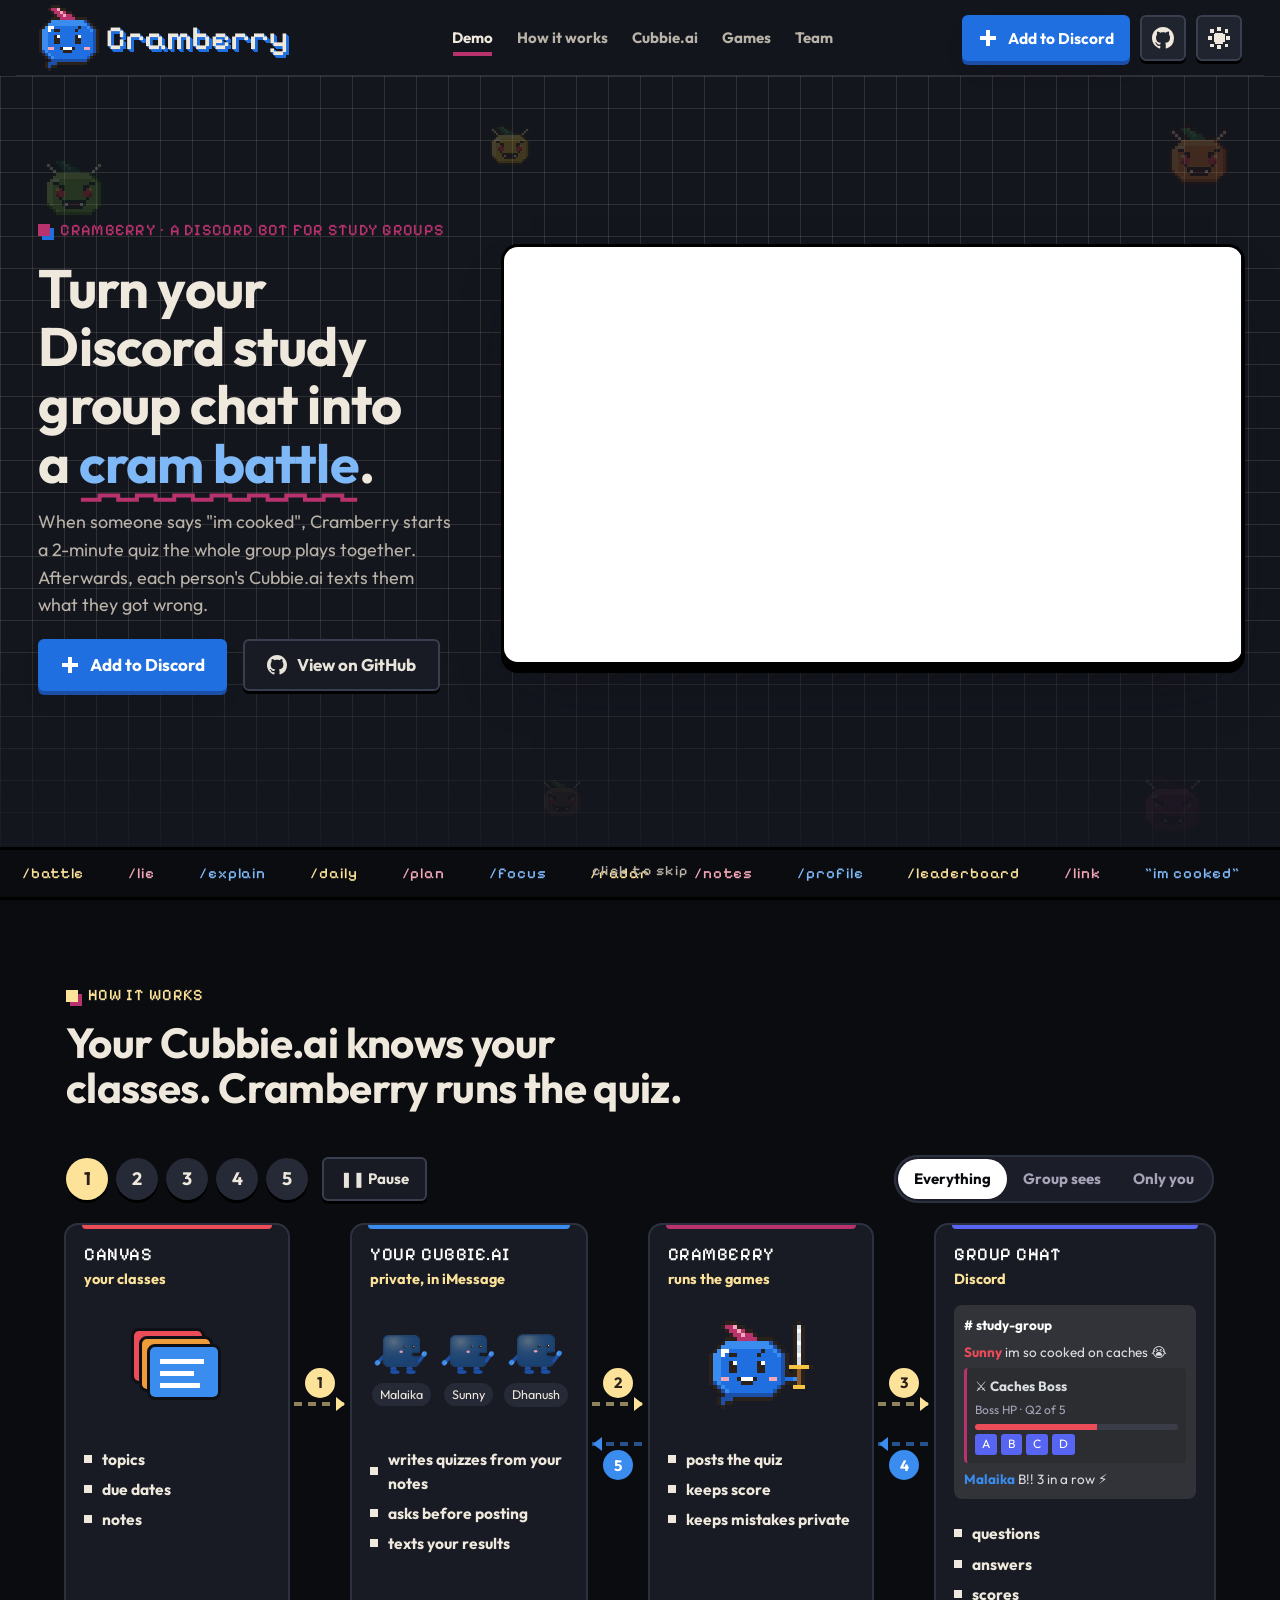
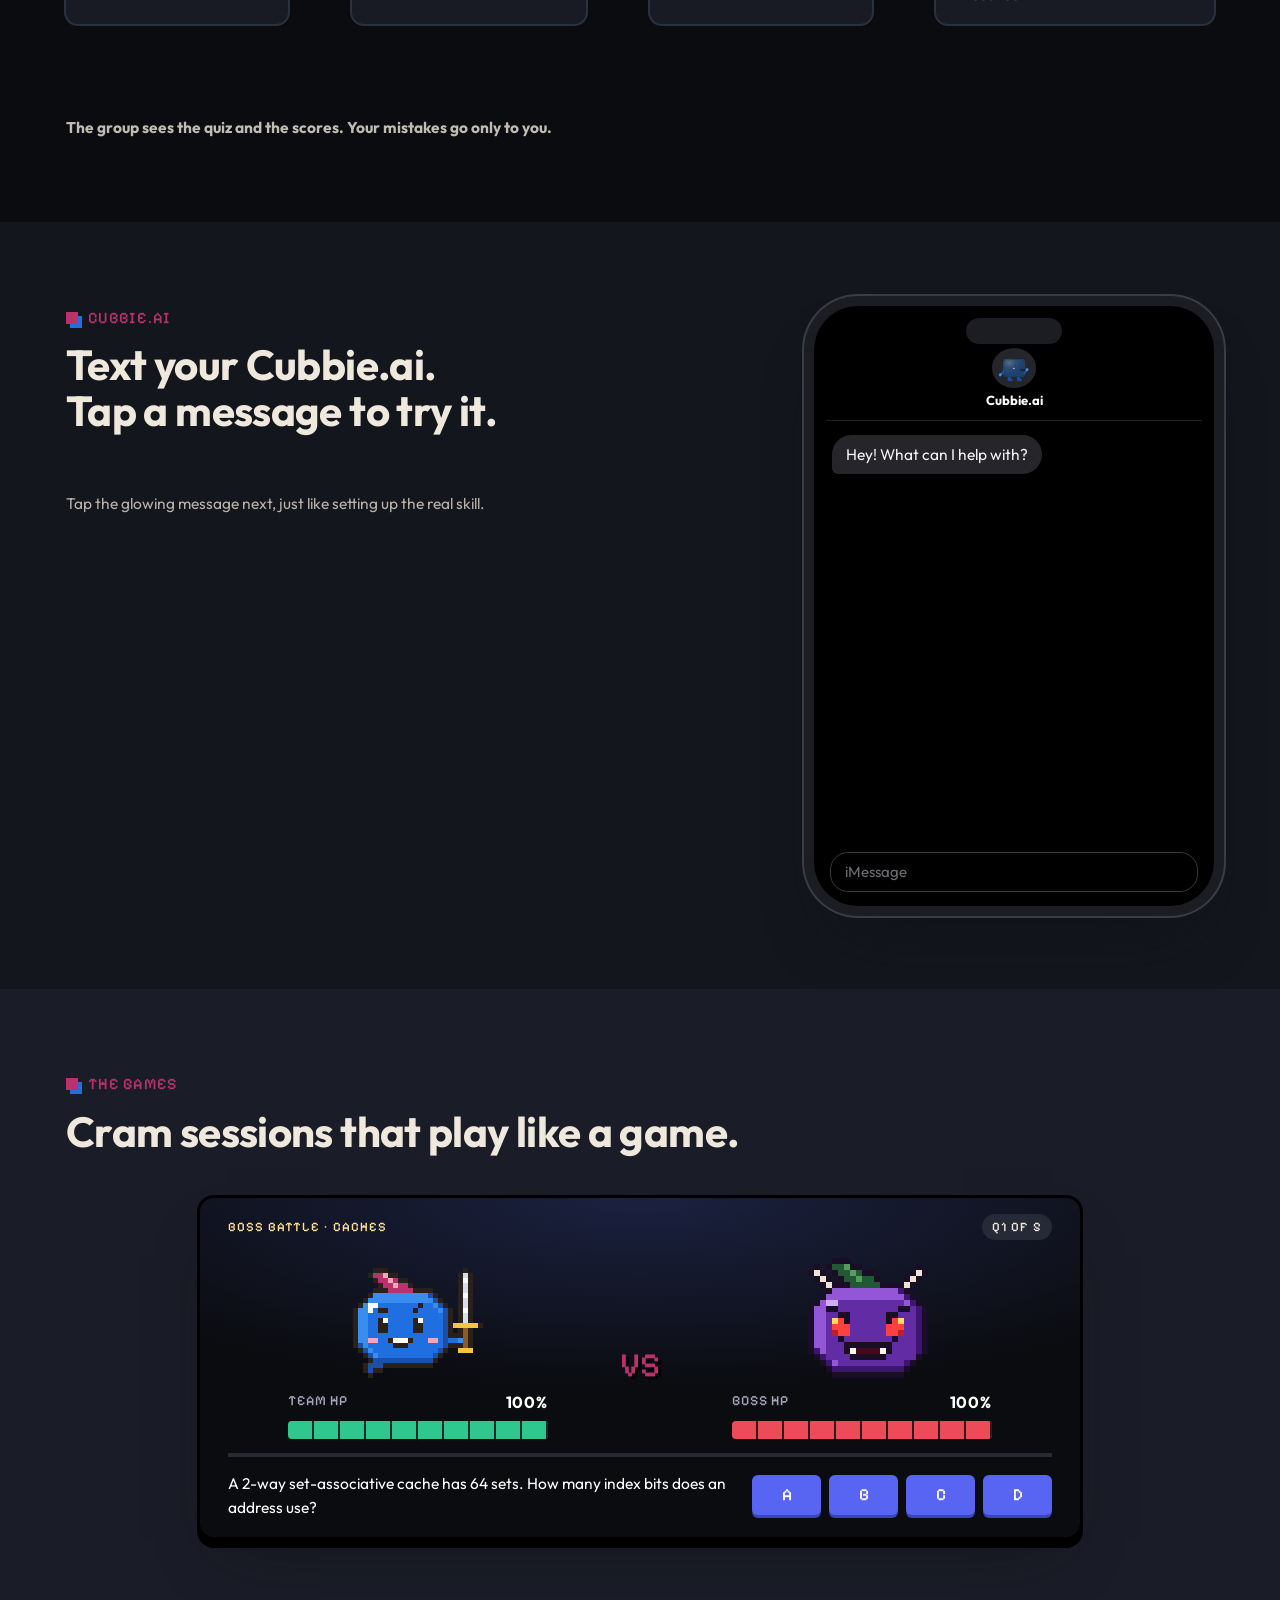
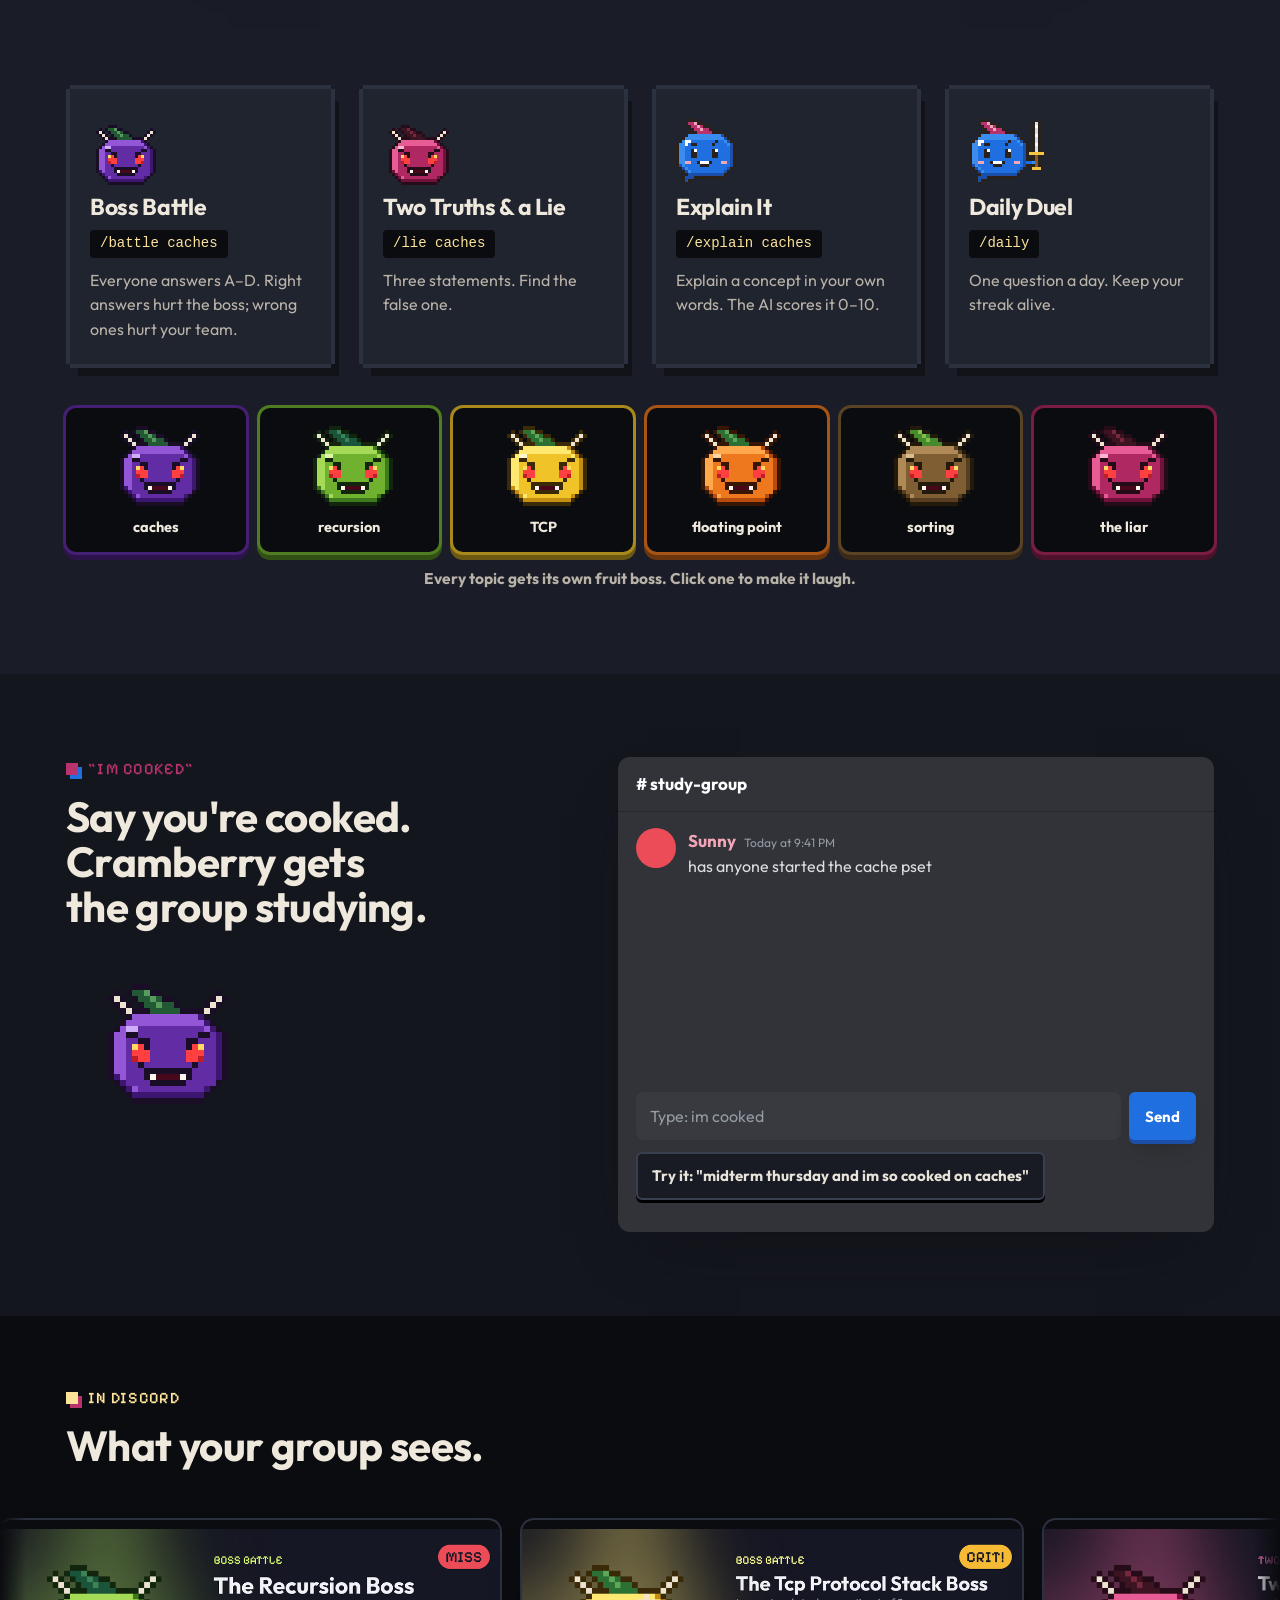
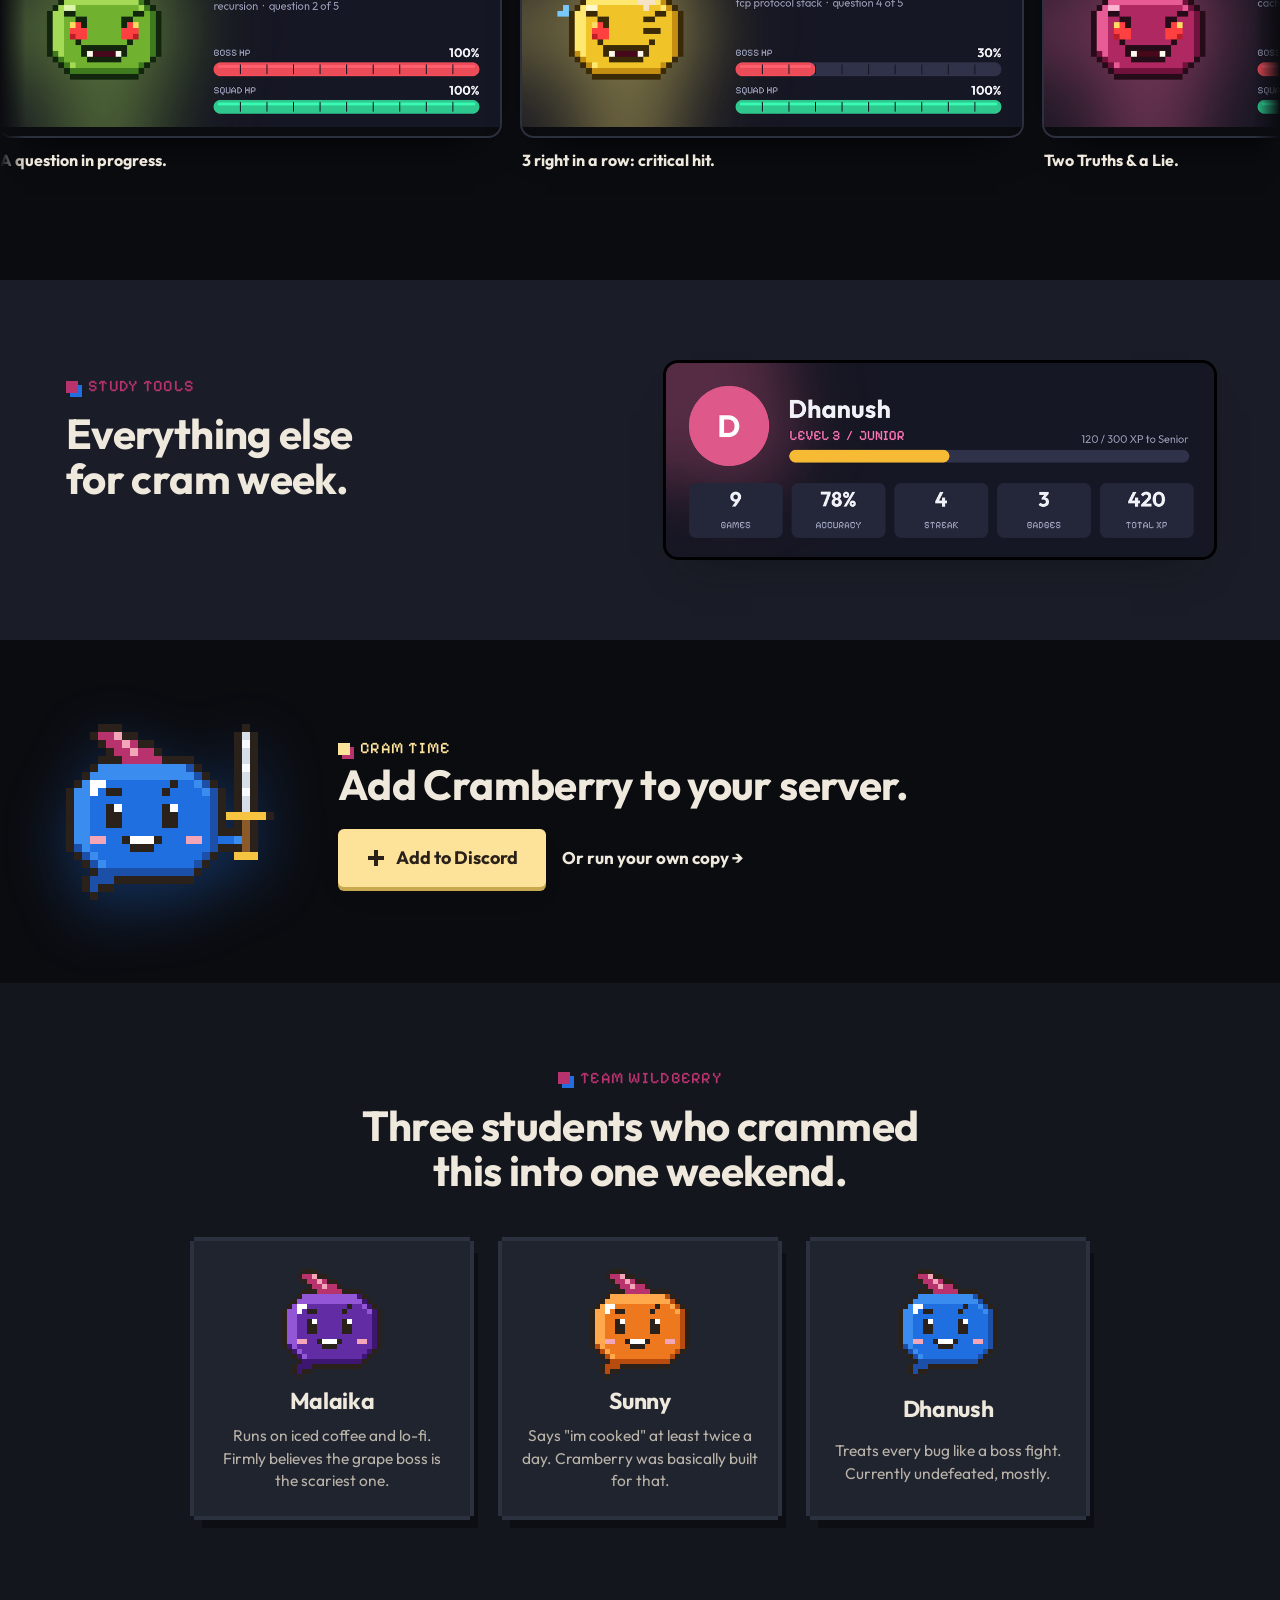
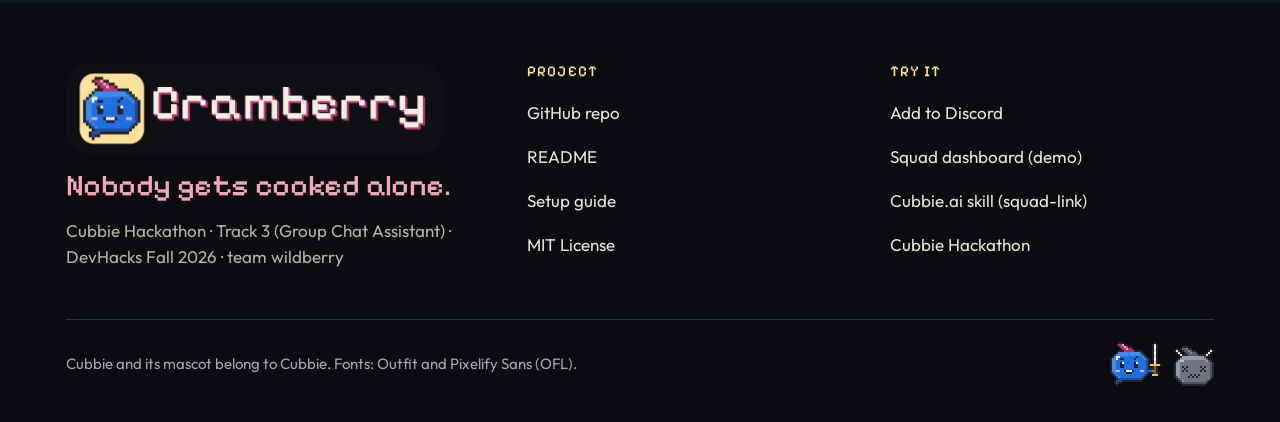
<file: index.html>
<!doctype html>
<html lang="en" class="no-js" data-intro="1">
<head>
<meta charset="utf-8">
<meta name="viewport" content="width=device-width, initial-scale=1, viewport-fit=cover">
<title>Cramberry · turn your Discord study group chat into a cram battle</title>
<meta name="description" content="Cramberry is a Discord bot for study groups: when someone says im cooked, it starts a 2-minute quiz the whole group plays, and each person's Cubbie.ai texts them what they missed.">
<meta name="color-scheme" content="light dark">
<meta name="theme-color" content="#f6f0e4" media="(prefers-color-scheme: light)">
<meta name="theme-color" content="#14161e" media="(prefers-color-scheme: dark)">
<script>
(function () {
  var d = document.documentElement, t = null;
  try { t = localStorage.getItem("cb-theme"); } catch (e) {}
  if (t !== "light" && t !== "dark") t = "dark";
  d.dataset.theme = t;
  if (d.dataset.intro === "1" && !matchMedia("(prefers-reduced-motion: reduce)").matches) d.classList.add("intro-pending");
})();
</script>
<link rel="canonical" href="https://cramberry-site.vercel.app/">
<meta property="og:site_name" content="Cramberry">
<meta property="og:title" content="Cramberry · turn your Discord study group chat into a cram battle">
<meta property="og:description" content="Cramberry is a Discord bot for study groups: when someone says im cooked, it starts a 2-minute quiz the whole group plays, and each person's Cubbie.ai texts them what they missed.">
<meta property="og:url" content="https://cramberry-site.vercel.app/">
<meta property="og:type" content="website">
<meta property="og:image" content="https://cramberry-site.vercel.app/assets/logo/social-preview.png">
<meta property="og:image:width" content="1280">
<meta property="og:image:height" content="640">
<meta property="og:image:alt" content="Cramberry, the blue pixel berry, and the line: turn your Discord study group chat into a cram battle">
<meta name="twitter:card" content="summary_large_image">
<meta name="twitter:title" content="Cramberry · turn your Discord study group chat into a cram battle">
<meta name="twitter:description" content="Cramberry is a Discord bot for study groups: when someone says im cooked, it starts a 2-minute quiz the whole group plays, and each person's Cubbie.ai texts them what they missed.">
<meta name="twitter:image" content="https://cramberry-site.vercel.app/assets/logo/social-preview.png">
<link rel="icon" type="image/png" href="assets/logo/favicon-64.png">
<link rel="apple-touch-icon" href="assets/logo/apple-touch-icon.png">
<link rel="preload" href="assets/fonts/PixelifySans-Medium.ttf" as="font" type="font/ttf" crossorigin>
<link rel="preload" href="assets/fonts/Outfit-Bold.ttf" as="font" type="font/ttf" crossorigin>
<link rel="stylesheet" href="css/site.css">
<link rel="preconnect" href="https://www.youtube-nocookie.com">
<link rel="preconnect" href="https://i.ytimg.com">
<link rel="stylesheet" href="css/home.css">
</head>
<body class="home">
<a class="skip" href="#main">Skip to content</a>
<header class="site-header">
  <div class="wrap hdr">
    <a class="logo" href="index.html" aria-label="Cramberry home">
      <canvas data-sprite="berry" data-scale="3" aria-hidden="true"></canvas>
      <span class="logo-word" aria-hidden="true">Cramberry</span>
    </a>
    <nav class="nav" aria-label="Main"><a href="index.html#top">Demo</a><a href="index.html#how">How it works</a><a href="index.html#cubbie">Cubbie.ai</a><a href="index.html#games">Games</a><a href="index.html#team">Team</a></nav>
    <div class="hdr-cta">
      <a class="btn add-discord" href="https://discord.com/oauth2/authorize?client_id=1563704377833689098&amp;scope=bot+applications.commands&amp;permissions=117760" target="_blank" rel="noopener"><svg class="ico" viewBox="0 0 10 10" aria-hidden="true" shape-rendering="crispEdges"><path fill="currentColor" d="M4 1h2v3h3v2H6v3H4V6H1V4h3z"/></svg>Add to Discord</a>
      <a class="icon-btn gh" href="https://github.com/MalaikaKamranKhan/Track3" target="_blank" rel="noopener" aria-label="Cramberry on GitHub"><svg viewBox="0 0 16 16" aria-hidden="true"><path fill="currentColor" d="M8 0C3.58 0 0 3.58 0 8c0 3.54 2.29 6.53 5.47 7.59.4.07.55-.17.55-.38 0-.19-.01-.82-.01-1.49-2.01.37-2.53-.49-2.69-.94-.09-.23-.48-.94-.82-1.13-.28-.15-.68-.52-.01-.53.63-.01 1.08.58 1.23.82.72 1.21 1.87.87 2.33.66.07-.52.28-.87.51-1.07-1.78-.2-3.64-.89-3.64-3.95 0-.87.31-1.59.82-2.15-.08-.2-.36-1.02.08-2.12 0 0 .67-.21 2.2.82.64-.18 1.32-.27 2-.27.68 0 1.36.09 2 .27 1.53-1.04 2.2-.82 2.2-.82.44 1.1.16 1.92.08 2.12.51.56.82 1.27.82 2.15 0 3.07-1.87 3.75-3.65 3.95.29.25.54.73.54 1.48 0 1.07-.01 1.93-.01 2.2 0 .21.15.46.55.38A8.013 8.013 0 0016 8c0-4.42-3.58-8-8-8z"/></svg></a>
      <button class="icon-btn theme-toggle" type="button" aria-label="Switch to dark mode" aria-pressed="false"><svg class="i-sun" viewBox="0 0 12 12" aria-hidden="true" shape-rendering="crispEdges"><path fill="currentColor" d="M5 0h2v2H5zM5 10h2v2H5zM0 5h2v2H0zM10 5h2v2h-2zM1 1h2v2H1zM9 1h2v2H9zM1 9h2v2H1zM9 9h2v2H9zM4 3h4v1h1v4H8v1H4V8H3V4h1z"/></svg><svg class="i-moon" viewBox="0 0 12 12" aria-hidden="true" shape-rendering="crispEdges"><path fill="currentColor" d="M4 1h4v1H6v1H5v2H4v2h1v2h1v1h2v1H4v-1H2V9H1V3h1V2h2z"/></svg></button>
      <button class="icon-btn burger" type="button" aria-label="Open menu" aria-expanded="false" aria-controls="sheet"><svg viewBox="0 0 12 12" aria-hidden="true" shape-rendering="crispEdges"><path fill="currentColor" d="M1 2h10v2H1zm0 3h10v2H1zm0 3h10v2H1z"/></svg></button>
    </div>
  </div>
</header>
<div class="sheet" id="sheet" role="dialog" aria-modal="true" aria-label="Menu">
  <div class="sheet-top">
    <a class="logo" href="index.html"><canvas data-sprite="berry" data-scale="2" aria-hidden="true"></canvas><span class="logo-word">Cramberry</span></a>
    <button class="icon-btn sheet-close" type="button" aria-label="Close menu"><svg viewBox="0 0 12 12" aria-hidden="true" shape-rendering="crispEdges"><path fill="currentColor" d="M2 1h2v1h1v1h2V2h1V1h2v2H9v1H8v1H7v2h1v1h1v1h1v2H8v-1H7v-1H5v1H4v1H2V9h1V8h1V7h1V5H4V4H3V3H2z"/></svg></button>
  </div>
  <nav aria-label="Mobile"><a href="index.html#top">Demo</a><a href="index.html#how">How it works</a><a href="index.html#cubbie">Cubbie.ai</a><a href="index.html#games">Games</a><a href="index.html#team">Team</a><a href="dashboard.html">Squad dashboard</a><a href="https://github.com/MalaikaKamranKhan/Track3" target="_blank" rel="noopener">GitHub</a></nav>
  <a class="btn" href="https://discord.com/oauth2/authorize?client_id=1563704377833689098&amp;scope=bot+applications.commands&amp;permissions=117760" target="_blank" rel="noopener"><svg class="ico" viewBox="0 0 10 10" aria-hidden="true" shape-rendering="crispEdges"><path fill="currentColor" d="M4 1h2v3h3v2H6v3H4V6H1V4h3z"/></svg>Add to Discord</a>
</div>
<main id="main">
<!-- intro overlay (FLIP into the header logo) -->
<div class="intro" id="intro" aria-hidden="true">
  <div class="intro-logo"><canvas class="ib spr" width="20" height="22"></canvas><span class="intro-word"></span></div>
  <div class="intro-peek"><canvas data-sprite="boss-grape" data-scale="7" data-fluid="1"></canvas></div>
  <span class="intro-tag">cram + cranberry</span>
  <span class="intro-skip">click to skip</span>
</div>

<!-- 1. HERO: text on the left, the demo video on the right, pixel grid + drifting fruit bosses behind -->
<section class="hero" id="top" aria-labelledby="hero-h">
  <div class="hero-sky" aria-hidden="true">
    <canvas class="drift d1" data-sprite="boss-lime" data-box="22" data-scale="3"></canvas>
    <canvas class="drift d2" data-sprite="boss-lemon" data-box="22" data-scale="2"></canvas>
    <canvas class="drift d3" data-sprite="boss-tangerine" data-box="22" data-scale="3"></canvas>
    <canvas class="drift d4" data-sprite="boss-kiwi" data-box="22" data-scale="2"></canvas>
    <canvas class="drift d5" data-sprite="boss-lie" data-box="22" data-scale="3"></canvas>
  </div>
  <div class="wrap hero-grid">
    <div class="hero-copy">
      <p class="kicker">Cramberry · a Discord bot for study groups</p>
      <h1 class="h1 hero-title" id="hero-h">Turn your Discord study group chat into a <span class="ul">cram battle<svg viewBox="0 0 300 16" preserveAspectRatio="none" aria-hidden="true"><path pathLength="1" d="M2 10 H22 V5 H42 V10 H62 V5 H82 V10 H102 V5 H122 V10 H142 V5 H162 V10 H182 V5 H202 V10 H222 V5 H242 V10 H262 V5 H282 V10 H298"/></svg></span>.</h1>
      <p class="lede hero-lede">When someone says "im cooked", Cramberry starts a 2-minute quiz the whole group plays together. Afterwards, each person's Cubbie.ai texts them what they got wrong.</p>
      <div class="btn-row hero-ctas">
        <a class="btn" href="https://discord.com/oauth2/authorize?client_id=1563704377833689098&amp;scope=bot+applications.commands&amp;permissions=117760" target="_blank" rel="noopener"><svg class="ico" viewBox="0 0 10 10" aria-hidden="true" shape-rendering="crispEdges"><path fill="currentColor" d="M4 1h2v3h3v2H6v3H4V6H1V4h3z"/></svg>Add to Discord</a>
        <a class="btn btn-2" href="https://github.com/MalaikaKamranKhan/Track3" target="_blank" rel="noopener"><svg viewBox="0 0 16 16" aria-hidden="true"><path fill="currentColor" d="M8 0C3.58 0 0 3.58 0 8c0 3.54 2.29 6.53 5.47 7.59.4.07.55-.17.55-.38 0-.19-.01-.82-.01-1.49-2.01.37-2.53-.49-2.69-.94-.09-.23-.48-.94-.82-1.13-.28-.15-.68-.52-.01-.53.63-.01 1.08.58 1.23.82.72 1.21 1.87.87 2.33.66.07-.52.28-.87.51-1.07-1.78-.2-3.64-.89-3.64-3.95 0-.87.31-1.59.82-2.15-.08-.2-.36-1.02.08-2.12 0 0 .67-.21 2.2.82.64-.18 1.32-.27 2-.27.68 0 1.36.09 2 .27 1.53-1.04 2.2-.82 2.2-.82.44 1.1.16 1.92.08 2.12.51.56.82 1.27.82 2.15 0 3.07-1.87 3.75-3.65 3.95.29.25.54.73.54 1.48 0 1.07-.01 1.93-.01 2.2 0 .21.15.46.55.38A8.013 8.013 0 0016 8c0-4.42-3.58-8-8-8z"/></svg>View on GitHub</a>
      </div>
    </div>
    <div class="hero-video" id="demo"><iframe src="https://www.youtube-nocookie.com/embed/d9Y_zhhDnA4?rel=0" title="Cramberry demo video" loading="lazy" allow="accelerometer; autoplay; clipboard-write; encrypted-media; gyroscope; picture-in-picture" allowfullscreen></iframe></div>
  </div>
  <!-- command ticker along the bottom edge (the list is written six times: each half is wider than any screen, so it loops with no gap) -->
  <div class="ticker" aria-hidden="true"><div class="ticker-track"><span>/battle</span><span>/lie</span><span>/explain</span><span>/daily</span><span>/plan</span><span>/focus</span><span>/radar</span><span>/notes</span><span>/profile</span><span>/leaderboard</span><span>/link</span><span>"im cooked"</span><span>/battle</span><span>/lie</span><span>/explain</span><span>/daily</span><span>/plan</span><span>/focus</span><span>/radar</span><span>/notes</span><span>/profile</span><span>/leaderboard</span><span>/link</span><span>"im cooked"</span><span>/battle</span><span>/lie</span><span>/explain</span><span>/daily</span><span>/plan</span><span>/focus</span><span>/radar</span><span>/notes</span><span>/profile</span><span>/leaderboard</span><span>/link</span><span>"im cooked"</span><span>/battle</span><span>/lie</span><span>/explain</span><span>/daily</span><span>/plan</span><span>/focus</span><span>/radar</span><span>/notes</span><span>/profile</span><span>/leaderboard</span><span>/link</span><span>"im cooked"</span><span>/battle</span><span>/lie</span><span>/explain</span><span>/daily</span><span>/plan</span><span>/focus</span><span>/radar</span><span>/notes</span><span>/profile</span><span>/leaderboard</span><span>/link</span><span>"im cooked"</span><span>/battle</span><span>/lie</span><span>/explain</span><span>/daily</span><span>/plan</span><span>/focus</span><span>/radar</span><span>/notes</span><span>/profile</span><span>/leaderboard</span><span>/link</span><span>"im cooked"</span></div></div>
</section>

<!-- 2. HOW IT WORKS: the Cubbie loop -->
<section class="band game-band" id="how" aria-labelledby="how-h">
  <div class="wrap">
    <div class="sec-head">
      <p class="kicker">How it works</p>
      <h2 class="h2 reveal-h" id="how-h">Your Cubbie.ai knows your classes. Cramberry runs the quiz.</h2>
    </div>

    <div class="loop" id="loop" data-show="all">
      <div class="loop-controls">
        <div class="steps" role="tablist" aria-label="Steps">
          <button role="tab" class="step-b" data-step="1" aria-selected="true">1</button>
          <button role="tab" class="step-b" data-step="2" aria-selected="false">2</button>
          <button role="tab" class="step-b" data-step="3" aria-selected="false">3</button>
          <button role="tab" class="step-b" data-step="4" aria-selected="false">4</button>
          <button role="tab" class="step-b" data-step="5" aria-selected="false">5</button>
          <button class="btn btn-2 btn-sm loop-play" type="button" aria-pressed="true">❚❚ Pause</button>
        </div>
        <div class="scope" role="radiogroup" aria-label="Highlight">
          <label><input type="radio" name="scope" value="all" checked><span>Everything</span></label>
          <label><input type="radio" name="scope" value="shared"><span>Group sees</span></label>
          <label><input type="radio" name="scope" value="private"><span>Only you</span></label>
        </div>
      </div>

      <div class="loop-row">
        <article class="lp" data-p="canvas" data-scope="private">
          <span class="lp-bar" style="--c:#ec4c58"></span>
          <h3 class="lp-h">Canvas</h3><p class="lp-sub">your classes</p>
          <div class="lp-art"><span class="canvas-stack" aria-hidden="true"><i></i><i></i><i></i></span></div>
          <ul class="lp-list"><li data-scope="private">topics</li><li data-scope="private">due dates</li><li data-scope="private">notes</li></ul>
        </article>
        <div class="lp-link" data-link="1"><span class="lane fwd"><b class="pkt"></b></span><span class="lane back"><b class="pkt"></b></span><span class="lbadge f">1</span></div>
        <article class="lp" data-p="cubbies" data-scope="private">
          <span class="lp-bar" style="--c:#3a8cef"></span>
          <h3 class="lp-h">Your Cubbie.ai</h3><p class="lp-sub">private, in iMessage</p>
          <div class="lp-art cubbies">
            <figure><img src="assets/cubbie/cubbie-official.svg" width="72" height="64" alt="" loading="lazy"><figcaption>Malaika</figcaption></figure>
            <figure><img src="assets/cubbie/cubbie-official.svg" width="72" height="64" alt="" loading="lazy"><figcaption>Sunny</figcaption></figure>
            <figure><img src="assets/cubbie/cubbie-official.svg" width="72" height="64" alt="" loading="lazy"><figcaption>Dhanush</figcaption></figure>
          </div>
          <ul class="lp-list"><li data-scope="private">writes quizzes from your notes</li><li data-scope="private">asks before posting</li><li data-scope="private">texts your results</li></ul>
        </article>
        <div class="lp-link" data-link="2"><span class="lane fwd"><b class="pkt"></b></span><span class="lane back"><b class="pkt"></b></span><span class="lbadge f">2</span><span class="lbadge b">5</span></div>
        <article class="lp" data-p="cram" data-scope="both">
          <span class="lp-bar" style="--c:#b8326e"></span>
          <h3 class="lp-h">Cramberry</h3><p class="lp-sub">runs the games</p>
          <div class="lp-art"><canvas data-sprite="cramberry" data-scale="4" aria-hidden="true"></canvas></div>
          <ul class="lp-list"><li data-scope="shared">posts the quiz</li><li data-scope="shared">keeps score</li><li data-scope="private">keeps mistakes private</li></ul>
        </article>
        <div class="lp-link" data-link="3"><span class="lane fwd"><b class="pkt"></b></span><span class="lane back"><b class="pkt"></b></span><span class="lbadge f">3</span><span class="lbadge b">4</span></div>
        <article class="lp" data-p="chat" data-scope="shared">
          <span class="lp-bar" style="--c:#5865f2"></span>
          <h3 class="lp-h">Group chat</h3><p class="lp-sub">Discord</p>
          <div class="dc-mini" aria-label="A Discord channel where Cramberry posts a quiz battle">
            <p class="dc-ch"># study-group</p>
            <p class="dc-msg"><b style="color:#ec4c58">Sunny</b> im so cooked on caches 😭</p>
            <div class="dc-emb"><b>⚔️ Caches Boss</b><span>Boss HP · Q2 of 5</span><i class="dc-hp"></i><span class="dc-abcd"><i>A</i><i>B</i><i>C</i><i>D</i></span></div>
            <p class="dc-msg"><b style="color:#3a8cef">Malaika</b> B!! 3 in a row ⚡</p>
          </div>
          <ul class="lp-list"><li data-scope="shared">questions</li><li data-scope="shared">answers</li><li data-scope="shared">scores</li></ul>
        </article>
      </div>
      <p class="loop-cap" id="loop-cap" aria-live="polite"></p>
      <p class="loop-note">The group sees the quiz and the scores. Your mistakes go only to you.</p>
    </div>
  </div>
</section>

<!-- 3. CUBBIE FROM YOUR PHONE -->
<section class="band cream" id="cubbie" aria-labelledby="cubbie-h">
  <div class="wrap phone-grid">
    <div>
      <div class="sec-head">
        <p class="kicker">Cubbie.ai</p>
        <h2 class="h2 reveal-h" id="cubbie-h">Text your Cubbie.ai. Tap a message to try it.</h2>
      </div>
      <ul class="phrases" id="phrases"></ul>
      <p class="small-note muted phone-how">Tap the glowing message next, just like setting up the real skill.</p>
    </div>
    <div class="phone-wrap">
      <div class="phone" aria-label="iMessage conversation with Cubbie.ai">
        <div class="ph-notch" aria-hidden="true"></div>
        <div class="ph-head"><img src="assets/cubbie/cubbie-official.svg" width="44" height="40" alt=""><b>Cubbie.ai</b></div>
        <div class="ph-body" id="ph-body" aria-live="polite">
          <div class="bub them">Hey! What can I help with?</div>
        </div>
        <div class="ph-input" aria-hidden="true"><span>iMessage</span></div>
      </div>
    </div>
  </div>
</section>

<!-- 4. GAMES: the live battle, four games, the fruit bosses -->
<section class="band cream-2" id="games" aria-labelledby="games-h">
  <div class="wrap">
    <div class="sec-head">
      <p class="kicker">The games</p>
      <h2 class="h2 reveal-h" id="games-h">Cram sessions that play like a game.</h2>
    </div>

    <div class="stage" role="img" aria-label="A live boss battle: Cramberry versus the grape Caches Boss">
      <div class="stage-bar"><span class="stage-k">Boss battle · caches</span><span class="stage-tag" id="mc-tag">Q1 of 5</span></div>
      <div class="stage-field">
        <div class="fighter">
          <canvas class="mc-hero" data-sprite="cramberry" data-scale="5" aria-hidden="true"></canvas>
          <div class="plate"><div class="hplabel"><span>TEAM HP</span><b id="mc-sqn">100%</b></div><div class="hpbar squad"><i id="mc-sq"></i></div></div>
        </div>
        <span class="stage-vs" aria-hidden="true">VS</span>
        <div class="fighter">
          <div class="mc-boss">
            <div class="bubble" aria-hidden="true">HA HA HA!</div>
            <canvas id="mc-boss" data-sprite="boss-grape" data-box="22" data-scale="6" aria-hidden="true"></canvas>
            <div class="dmg-host" aria-hidden="true"></div>
          </div>
          <div class="plate"><div class="hplabel"><span>BOSS HP</span><b id="mc-hpn">100%</b></div><div class="hpbar"><i id="mc-hp"></i></div></div>
        </div>
      </div>
      <div class="stage-q">
        <p class="stage-prompt" id="mc-q">A 2-way set-associative cache has 64 sets. How many index bits does an address use?</p>
        <div class="mc-abcd" aria-hidden="true"><span>A</span><span>B</span><span>C</span><span>D</span></div>
      </div>
    </div>

    <div class="games-wrap">
      <div class="peek-boss" id="games-boss" aria-hidden="true">
        <div class="bubble">HA HA HA!</div>
        <canvas data-sprite="boss-grape" data-box="22" data-scale="5"></canvas>
      </div>
      <div class="games-grid">
        <article class="game pxb reveal"><div class="g-ico"><canvas data-sprite="boss-grape" data-box="22" data-scale="3" aria-hidden="true"></canvas></div>
          <h3 class="h3">Boss Battle</h3><code class="g-cmd">/battle caches</code>
          <p>Everyone answers A–D. Right answers hurt the boss; wrong ones hurt your team.</p></article>
        <article class="game pxb reveal"><div class="g-ico"><canvas data-sprite="boss-lie" data-box="22" data-scale="3" aria-hidden="true"></canvas></div>
          <h3 class="h3">Two Truths &amp; a Lie</h3><code class="g-cmd">/lie caches</code>
          <p>Three statements. Find the false one.</p></article>
        <article class="game pxb reveal"><div class="g-ico"><canvas data-sprite="berry" data-scale="3" aria-hidden="true"></canvas></div>
          <h3 class="h3">Explain It</h3><code class="g-cmd">/explain caches</code>
          <p>Explain a concept in your own words. The AI scores it 0–10.</p></article>
        <article class="game pxb reveal"><div class="g-ico"><canvas data-sprite="cramberry" data-scale="3" aria-hidden="true"></canvas></div>
          <h3 class="h3">Daily Duel</h3><code class="g-cmd">/daily</code>
          <p>One question a day. Keep your streak alive.</p></article>
      </div>
    </div>

    <ul class="bestiary" id="bestiary" aria-label="Every topic gets its own fruit boss">
      <li><button type="button" data-fruit="grape" style="--c:var(--grape)"><canvas data-sprite="boss-grape" data-box="22" data-scale="4" aria-hidden="true"></canvas><b>caches</b></button></li>
      <li><button type="button" data-fruit="lime" style="--c:var(--lime)"><canvas data-sprite="boss-lime" data-box="22" data-scale="4" aria-hidden="true"></canvas><b>recursion</b></button></li>
      <li><button type="button" data-fruit="lemon" style="--c:var(--lemon)"><canvas data-sprite="boss-lemon" data-box="22" data-scale="4" aria-hidden="true"></canvas><b>TCP</b></button></li>
      <li><button type="button" data-fruit="tangerine" style="--c:var(--tangerine)"><canvas data-sprite="boss-tangerine" data-box="22" data-scale="4" aria-hidden="true"></canvas><b>floating point</b></button></li>
      <li><button type="button" data-fruit="kiwi" style="--c:var(--kiwi)"><canvas data-sprite="boss-kiwi" data-box="22" data-scale="4" aria-hidden="true"></canvas><b>sorting</b></button></li>
      <li><button type="button" data-fruit="lie" style="--c:var(--liar)"><canvas data-sprite="boss-lie" data-box="22" data-scale="4" aria-hidden="true"></canvas><b>the liar</b></button></li>
    </ul>
    <p class="bestiary-cap muted">Every topic gets its own fruit boss. Click one to make it laugh.</p>
  </div>
</section>


<!-- 5. IM COOKED -->
<section class="band cream" id="cooked" aria-labelledby="cooked-h">
  <div class="wrap cooked-grid">
    <div>
      <div class="sec-head">
        <p class="kicker">"im cooked"</p>
        <h2 class="h2 reveal-h" id="cooked-h">Say you're cooked. Cramberry gets the group studying.</h2>
      </div>
      <div class="cooked-boss" id="cooked-boss" aria-hidden="true"><div class="bubble">HA HA HA!</div><canvas data-sprite="boss-grape" data-box="22" data-scale="6"></canvas></div>
    </div>
    <div class="dc" aria-label="Discord channel mock">
      <div class="dc-top"># study-group</div>
      <div class="dc-feed" id="dc-feed" aria-live="polite">
        <div class="dcm"><span class="av" style="background:#ec4c58"></span><div><b style="color:#f3a6b8">Sunny</b> <time>Today at 9:41 PM</time><p>has anyone started the cache pset</p></div></div>
      </div>
      <form class="dc-in" id="dc-in" autocomplete="off">
        <label class="sr-only" for="dc-text">Message #study-group</label>
        <input id="dc-text" type="text" placeholder="Type: im cooked" maxlength="140">
        <button class="btn btn-sm" type="submit">Send</button>
      </form>
      <div class="dc-try"><button class="btn btn-2 btn-sm" type="button" id="dc-try">Try it: "midterm thursday and im so cooked on caches"</button></div>
      <p class="dc-hint muted" id="dc-hint" aria-live="polite"></p>
    </div>
  </div>
</section>

<!-- 6. WHAT YOUR GROUP SEES: the real Discord cards, scrolling on their own (pauses on hover; click to enlarge) -->
<section class="band game-band cards-band" id="cards" aria-labelledby="cards-h">
  <div class="wrap">
    <div class="sec-head">
      <p class="kicker">In Discord</p>
      <h2 class="h2 reveal-h" id="cards-h">What your group sees.</h2>
    </div>
  </div>
  <div class="marquee" id="carousel" aria-label="The picture cards Cramberry posts in Discord">
    <div class="marquee-track">
      <figure><button type="button" data-full="assets/readme/card-battle.png"><img src="assets/readme/card-battle.png" width="960" height="380" alt="Battle card: the lime Recursion Boss at full HP, question 2 of 5, with a MISS tag" loading="lazy"></button><figcaption>A question in progress.</figcaption></figure>
      <figure><button type="button" data-full="assets/readme/card-hurt.png"><img src="assets/readme/card-hurt.png" width="960" height="380" alt="Battle card: CRIT! The lemon TCP Protocol Stack Boss, hurt with a bandage, at 30% HP" loading="lazy"></button><figcaption>3 right in a row: critical hit.</figcaption></figure>
      <figure><button type="button" data-full="assets/readme/card-liar.png"><img src="assets/readme/card-liar.png" width="960" height="380" alt="Two Truths and a Lie card: the dragonfruit liar boss, caches, question 1 of 5" loading="lazy"></button><figcaption>Two Truths &amp; a Lie.</figcaption></figure>
      <figure><button type="button" data-full="assets/readme/card-defeated.png"><img src="assets/readme/card-defeated.png" width="960" height="380" alt="Battle card: the Sorting Boss defeated, grey with X eyes, 0% HP" loading="lazy"></button><figcaption>Boss defeated.</figcaption></figure>
      <figure><button type="button" data-full="assets/readme/card-victory.png"><img src="assets/readme/card-victory.png" width="960" height="450" alt="Victory card: the Floating Point Boss defeated, podium with Malaika first, Sunny second, Dhanush third, weak spot rounding" loading="lazy"></button><figcaption>The podium and the topic to review.</figcaption></figure>
      <figure><button type="button" data-full="assets/readme/card-wiped.png"><img src="assets/readme/card-wiped.png" width="960" height="450" alt="Team wiped card: the Caches Boss kept 46% HP, podium, weak spot associativity" loading="lazy"></button><figcaption>Lost? It shows what to study next.</figcaption></figure>
      <figure aria-hidden="true"><button type="button" tabindex="-1" data-full="assets/readme/card-battle.png"><img src="assets/readme/card-battle.png" width="960" height="380" alt="Battle card: the lime Recursion Boss at full HP, question 2 of 5, with a MISS tag" loading="lazy"></button><figcaption>A question in progress.</figcaption></figure>
      <figure aria-hidden="true"><button type="button" tabindex="-1" data-full="assets/readme/card-hurt.png"><img src="assets/readme/card-hurt.png" width="960" height="380" alt="Battle card: CRIT! The lemon TCP Protocol Stack Boss, hurt with a bandage, at 30% HP" loading="lazy"></button><figcaption>3 right in a row: critical hit.</figcaption></figure>
      <figure aria-hidden="true"><button type="button" tabindex="-1" data-full="assets/readme/card-liar.png"><img src="assets/readme/card-liar.png" width="960" height="380" alt="Two Truths and a Lie card: the dragonfruit liar boss, caches, question 1 of 5" loading="lazy"></button><figcaption>Two Truths &amp; a Lie.</figcaption></figure>
      <figure aria-hidden="true"><button type="button" tabindex="-1" data-full="assets/readme/card-defeated.png"><img src="assets/readme/card-defeated.png" width="960" height="380" alt="Battle card: the Sorting Boss defeated, grey with X eyes, 0% HP" loading="lazy"></button><figcaption>Boss defeated.</figcaption></figure>
      <figure aria-hidden="true"><button type="button" tabindex="-1" data-full="assets/readme/card-victory.png"><img src="assets/readme/card-victory.png" width="960" height="450" alt="Victory card: the Floating Point Boss defeated, podium with Malaika first, Sunny second, Dhanush third, weak spot rounding" loading="lazy"></button><figcaption>The podium and the topic to review.</figcaption></figure>
      <figure aria-hidden="true"><button type="button" tabindex="-1" data-full="assets/readme/card-wiped.png"><img src="assets/readme/card-wiped.png" width="960" height="450" alt="Team wiped card: the Caches Boss kept 46% HP, podium, weak spot associativity" loading="lazy"></button><figcaption>Lost? It shows what to study next.</figcaption></figure>
    </div>
  </div>
  <dialog class="lightbox" id="lightbox"><img alt=""><button class="btn btn-sm lb-close" type="button">Close</button></dialog>
</section>

<!-- 7. STUDY TOOLS -->
<section class="band cream-2" id="tools" aria-labelledby="tools-h">
  <div class="wrap tools-grid">
    <div>
      <div class="sec-head">
        <p class="kicker">Study tools</p>
        <h2 class="h2 reveal-h" id="tools-h">Everything else for cram week.</h2>
      </div>
      <ul class="cmds" id="cmds"></ul>
    </div>
    <img class="tools-art" src="assets/readme/card-profile.png" width="960" height="340" alt="Profile card for Dhanush: level 3 Junior, an XP bar, 9 games, 78% accuracy, 4-day streak, 3 badges, 420 XP" loading="lazy">
  </div>
</section>

<!-- 8. ADD -->
<section class="band game-band add" id="add" aria-labelledby="add-h">
  <div class="wrap add-grid">
    <div class="add-art"><canvas data-sprite="cramberry" data-scale="8" aria-hidden="true"></canvas></div>
    <div>
      <p class="kicker">Cram time</p>
      <h2 class="h2 reveal-h" id="add-h">Add Cramberry to your server.</h2>
      <div class="btn-row" style="margin-top:22px">
        <a class="btn btn-gold add-big" href="https://discord.com/oauth2/authorize?client_id=1563704377833689098&amp;scope=bot+applications.commands&amp;permissions=117760" target="_blank" rel="noopener"><svg class="ico" viewBox="0 0 10 10" aria-hidden="true" shape-rendering="crispEdges"><path fill="currentColor" d="M4 1h2v3h3v2H6v3H4V6H1V4h3z"/></svg>Add to Discord</a>
        <a class="qlink" href="https://github.com/MalaikaKamranKhan/Track3/blob/main/SETUP.md" target="_blank" rel="noopener">Or run your own copy →</a>
      </div>
    </div>
  </div>
</section>

<!-- 9. TEAM -->
<section class="band cream" id="team" aria-labelledby="team-h">
  <div class="wrap">
    <div class="sec-head center">
      <p class="kicker">Team wildberry</p>
      <h2 class="h2 reveal-h" id="team-h">Three students who crammed this into one weekend.</h2>
    </div>
    <div class="team-grid">
      <article class="member pxb reveal"><canvas data-sprite="berry" data-scale="5" data-tint="grape" aria-hidden="true"></canvas><h3 class="h3">Malaika</h3><p class="fact">Runs on iced coffee and lo-fi. Firmly believes the grape boss is the scariest one.</p></article>
      <article class="member pxb reveal"><canvas data-sprite="berry" data-scale="5" data-tint="tangerine" aria-hidden="true"></canvas><h3 class="h3">Sunny</h3><p class="fact">Says "im cooked" at least twice a day. Cramberry was basically built for that.</p></article>
      <article class="member pxb reveal"><canvas data-sprite="berry" data-scale="5" aria-hidden="true"></canvas><h3 class="h3">Dhanush</h3><p class="fact">Treats every bug like a boss fight. Currently undefeated, mostly.</p></article>
    </div>
  </div>
</section>

</main>
<footer class="site-footer">
  <div class="wrap">
    <div class="foot-grid">
      <div class="foot-brand">
        <div class="foot-mark">
          <img src="assets/logo/wordmark-badge.png" width="1583" height="380" alt="Cramberry" loading="lazy">
          <p class="signoff">Nobody gets cooked alone.</p>
        </div>
        <p class="muted" style="margin-top:10px">Cubbie Hackathon · Track 3 (Group Chat Assistant) · DevHacks Fall 2026 · team wildberry</p>
      </div>
      <div>
        <h4>Project</h4>
        <ul>
          <li><a href="https://github.com/MalaikaKamranKhan/Track3" target="_blank" rel="noopener">GitHub repo</a></li>
          <li><a href="https://github.com/MalaikaKamranKhan/Track3#readme" target="_blank" rel="noopener">README</a></li>
          <li><a href="https://github.com/MalaikaKamranKhan/Track3/blob/main/SETUP.md" target="_blank" rel="noopener">Setup guide</a></li>
          <li><a href="https://github.com/MalaikaKamranKhan/Track3/blob/main/LICENSE" target="_blank" rel="noopener">MIT License</a></li>
        </ul>
      </div>
      <div>
        <h4>Try it</h4>
        <ul>
          <li><a href="https://discord.com/oauth2/authorize?client_id=1563704377833689098&amp;scope=bot+applications.commands&amp;permissions=117760" target="_blank" rel="noopener">Add to Discord</a></li>
          <li><a href="dashboard.html">Squad dashboard (demo)</a></li>
          <li><a href="https://github.com/MalaikaKamranKhan/Track3/blob/main/cubbie-skill/squad-link/SKILL.md" target="_blank" rel="noopener">Cubbie.ai skill (squad-link)</a></li>
          <li><a href="https://hackathon.cubbie.ai/" target="_blank" rel="noopener">Cubbie Hackathon</a></li>
        </ul>
      </div>
    </div>
    <div class="credits">
      <span>Cubbie and its mascot belong to Cubbie. Fonts: Outfit and Pixelify Sans (OFL).</span>
      <span class="foot-peek"><canvas data-sprite="cramberry" data-scale="2" aria-hidden="true"></canvas><canvas data-sprite="boss-defeated" data-scale="2" aria-hidden="true"></canvas></span>
    </div>
  </div>
</footer>
<script src="js/sprite-data.js" defer></script>
<script src="js/common.js" defer></script>
<script src="js/home.js" defer></script>
</body>
</html>
</file>
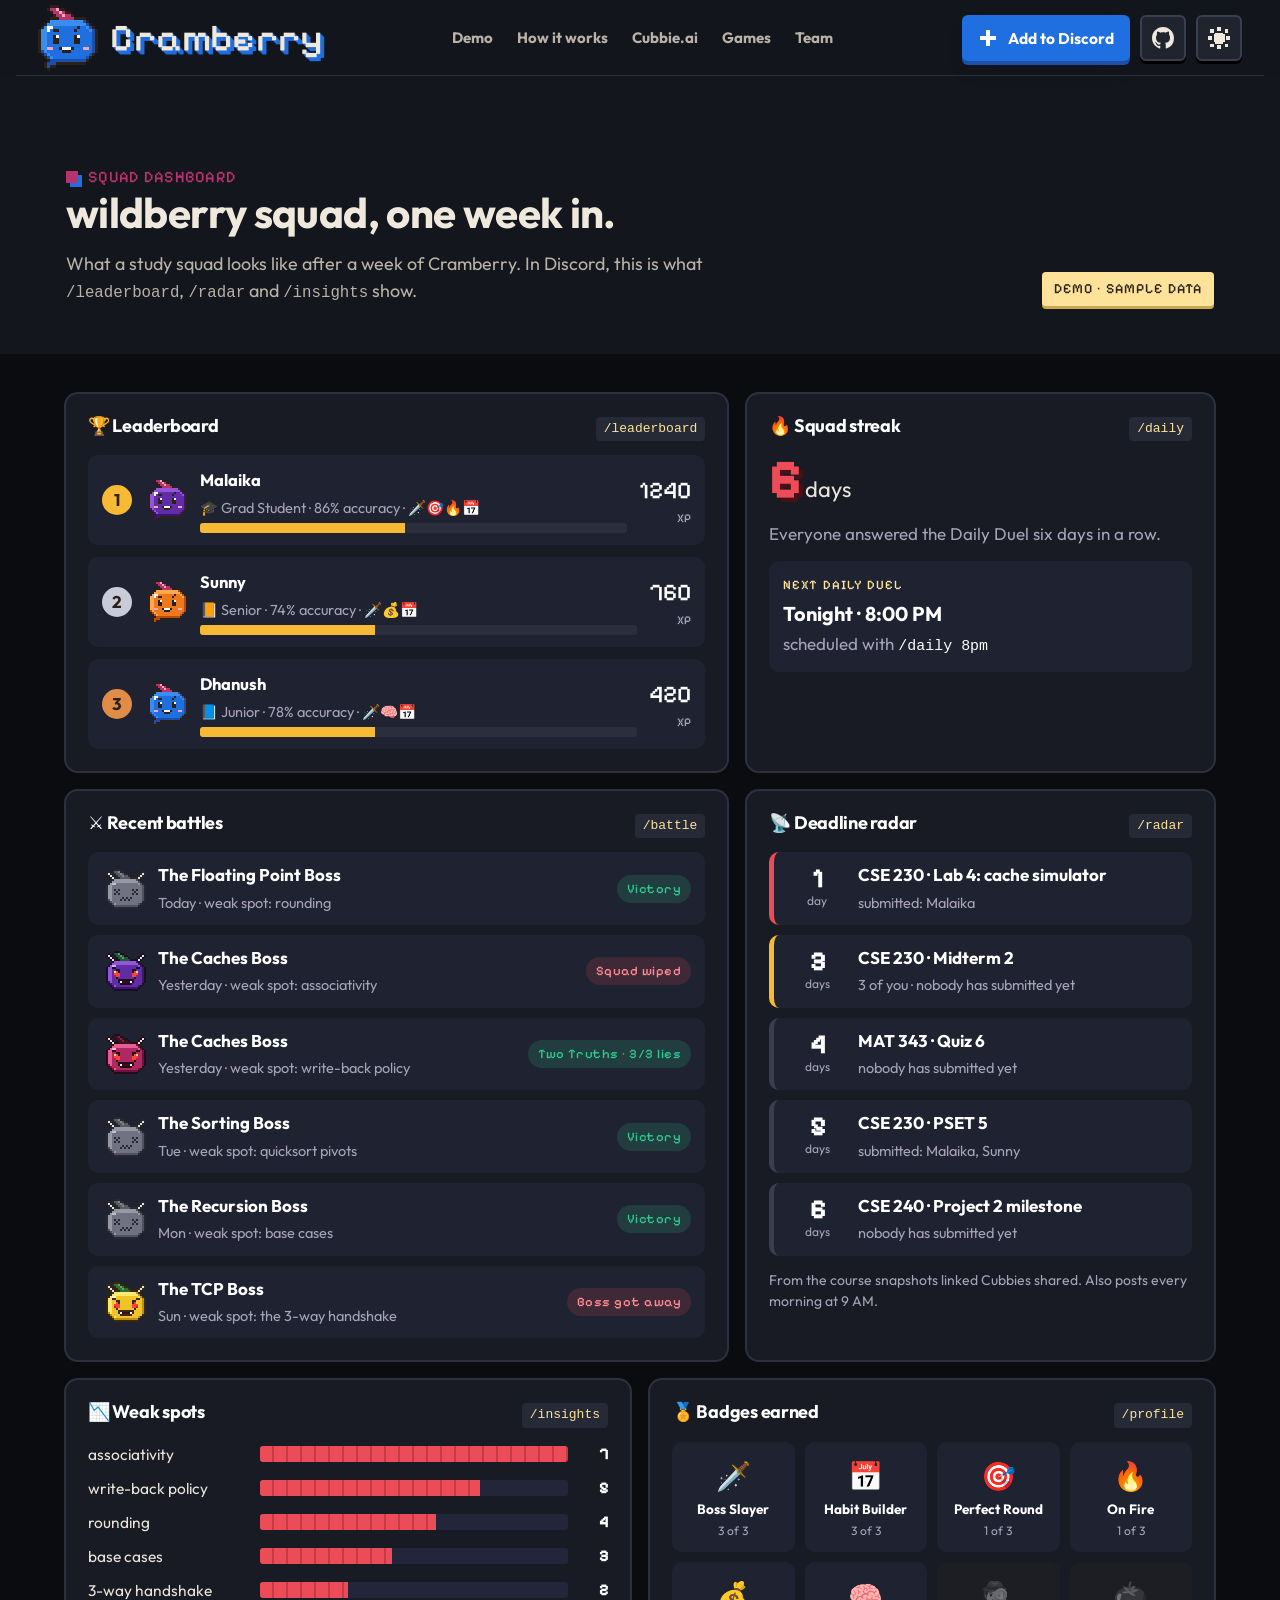
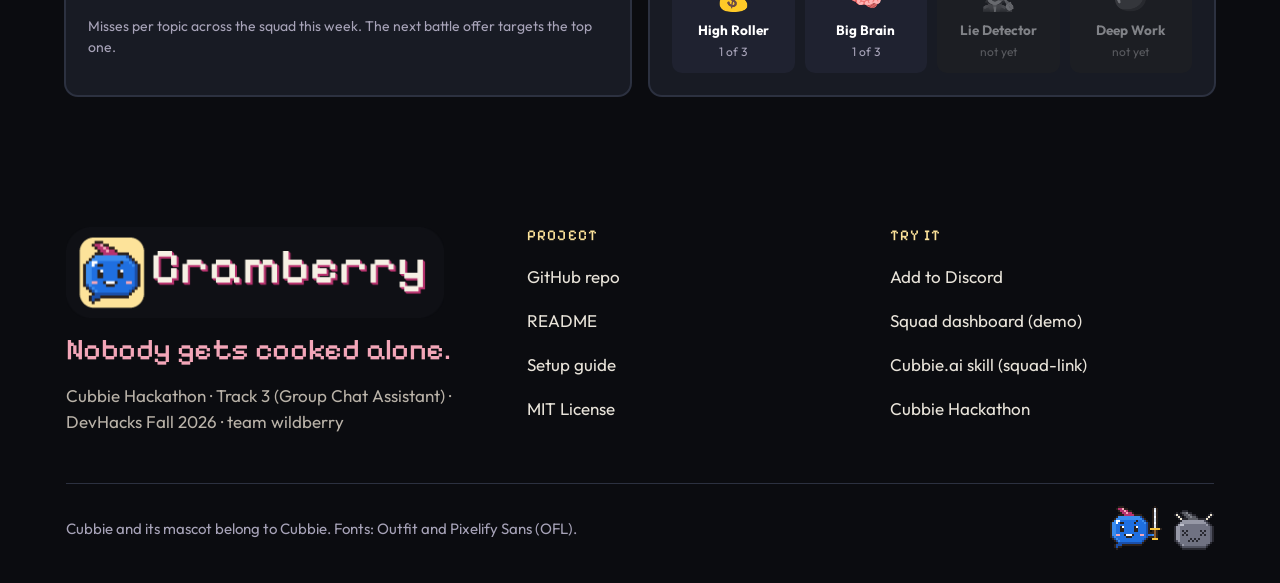
<file: dashboard.html>
<!doctype html>
<html lang="en" class="no-js">
<head>
<meta charset="utf-8">
<meta name="viewport" content="width=device-width, initial-scale=1, viewport-fit=cover">
<title>Squad dashboard · Cramberry (demo)</title>
<meta name="description" content="What a study squad looks like after a week of Cramberry: leaderboard, streaks, battles, deadlines and weak spots.">
<meta name="color-scheme" content="light dark">
<meta name="theme-color" content="#f6f0e4" media="(prefers-color-scheme: light)">
<meta name="theme-color" content="#14161e" media="(prefers-color-scheme: dark)">
<script>
(function () {
  var d = document.documentElement, t = null;
  try { t = localStorage.getItem("cb-theme"); } catch (e) {}
  if (t !== "light" && t !== "dark") t = "dark";
  d.dataset.theme = t;
  if (d.dataset.intro === "1" && !matchMedia("(prefers-reduced-motion: reduce)").matches) d.classList.add("intro-pending");
})();
</script>
<link rel="canonical" href="https://cramberry-site.vercel.app/dashboard">
<meta property="og:site_name" content="Cramberry">
<meta property="og:title" content="Squad dashboard · Cramberry (demo)">
<meta property="og:description" content="What a study squad looks like after a week of Cramberry: leaderboard, streaks, battles, deadlines and weak spots.">
<meta property="og:url" content="https://cramberry-site.vercel.app/dashboard">
<meta property="og:type" content="website">
<meta property="og:image" content="https://cramberry-site.vercel.app/assets/logo/social-preview.png">
<meta property="og:image:width" content="1280">
<meta property="og:image:height" content="640">
<meta property="og:image:alt" content="Cramberry, the blue pixel berry, and the line: turn your Discord study group chat into a cram battle">
<meta name="twitter:card" content="summary_large_image">
<meta name="twitter:title" content="Squad dashboard · Cramberry (demo)">
<meta name="twitter:description" content="What a study squad looks like after a week of Cramberry: leaderboard, streaks, battles, deadlines and weak spots.">
<meta name="twitter:image" content="https://cramberry-site.vercel.app/assets/logo/social-preview.png">
<link rel="icon" type="image/png" href="assets/logo/favicon-64.png">
<link rel="apple-touch-icon" href="assets/logo/apple-touch-icon.png">
<link rel="preload" href="assets/fonts/PixelifySans-Medium.ttf" as="font" type="font/ttf" crossorigin>
<link rel="preload" href="assets/fonts/Outfit-Bold.ttf" as="font" type="font/ttf" crossorigin>
<link rel="stylesheet" href="css/site.css">
<link rel="stylesheet" href="css/sub.css">
</head>
<body class="dash-page">
<a class="skip" href="#main">Skip to content</a>
<header class="site-header">
  <div class="wrap hdr">
    <a class="logo" href="index.html" aria-label="Cramberry home">
      <canvas data-sprite="berry" data-scale="3" aria-hidden="true"></canvas>
      <span class="logo-word" aria-hidden="true">Cramberry</span>
    </a>
    <nav class="nav" aria-label="Main"><a href="index.html#top">Demo</a><a href="index.html#how">How it works</a><a href="index.html#cubbie">Cubbie.ai</a><a href="index.html#games">Games</a><a href="index.html#team">Team</a></nav>
    <div class="hdr-cta">
      <a class="btn add-discord" href="https://discord.com/oauth2/authorize?client_id=1563704377833689098&amp;scope=bot+applications.commands&amp;permissions=117760" target="_blank" rel="noopener"><svg class="ico" viewBox="0 0 10 10" aria-hidden="true" shape-rendering="crispEdges"><path fill="currentColor" d="M4 1h2v3h3v2H6v3H4V6H1V4h3z"/></svg>Add to Discord</a>
      <a class="icon-btn gh" href="https://github.com/MalaikaKamranKhan/Track3" target="_blank" rel="noopener" aria-label="Cramberry on GitHub"><svg viewBox="0 0 16 16" aria-hidden="true"><path fill="currentColor" d="M8 0C3.58 0 0 3.58 0 8c0 3.54 2.29 6.53 5.47 7.59.4.07.55-.17.55-.38 0-.19-.01-.82-.01-1.49-2.01.37-2.53-.49-2.69-.94-.09-.23-.48-.94-.82-1.13-.28-.15-.68-.52-.01-.53.63-.01 1.08.58 1.23.82.72 1.21 1.87.87 2.33.66.07-.52.28-.87.51-1.07-1.78-.2-3.64-.89-3.64-3.95 0-.87.31-1.59.82-2.15-.08-.2-.36-1.02.08-2.12 0 0 .67-.21 2.2.82.64-.18 1.32-.27 2-.27.68 0 1.36.09 2 .27 1.53-1.04 2.2-.82 2.2-.82.44 1.1.16 1.92.08 2.12.51.56.82 1.27.82 2.15 0 3.07-1.87 3.75-3.65 3.95.29.25.54.73.54 1.48 0 1.07-.01 1.93-.01 2.2 0 .21.15.46.55.38A8.013 8.013 0 0016 8c0-4.42-3.58-8-8-8z"/></svg></a>
      <button class="icon-btn theme-toggle" type="button" aria-label="Switch to dark mode" aria-pressed="false"><svg class="i-sun" viewBox="0 0 12 12" aria-hidden="true" shape-rendering="crispEdges"><path fill="currentColor" d="M5 0h2v2H5zM5 10h2v2H5zM0 5h2v2H0zM10 5h2v2h-2zM1 1h2v2H1zM9 1h2v2H9zM1 9h2v2H1zM9 9h2v2H9zM4 3h4v1h1v4H8v1H4V8H3V4h1z"/></svg><svg class="i-moon" viewBox="0 0 12 12" aria-hidden="true" shape-rendering="crispEdges"><path fill="currentColor" d="M4 1h4v1H6v1H5v2H4v2h1v2h1v1h2v1H4v-1H2V9H1V3h1V2h2z"/></svg></button>
      <button class="icon-btn burger" type="button" aria-label="Open menu" aria-expanded="false" aria-controls="sheet"><svg viewBox="0 0 12 12" aria-hidden="true" shape-rendering="crispEdges"><path fill="currentColor" d="M1 2h10v2H1zm0 3h10v2H1zm0 3h10v2H1z"/></svg></button>
    </div>
  </div>
</header>
<div class="sheet" id="sheet" role="dialog" aria-modal="true" aria-label="Menu">
  <div class="sheet-top">
    <a class="logo" href="index.html"><canvas data-sprite="berry" data-scale="2" aria-hidden="true"></canvas><span class="logo-word">Cramberry</span></a>
    <button class="icon-btn sheet-close" type="button" aria-label="Close menu"><svg viewBox="0 0 12 12" aria-hidden="true" shape-rendering="crispEdges"><path fill="currentColor" d="M2 1h2v1h1v1h2V2h1V1h2v2H9v1H8v1H7v2h1v1h1v1h1v2H8v-1H7v-1H5v1H4v1H2V9h1V8h1V7h1V5H4V4H3V3H2z"/></svg></button>
  </div>
  <nav aria-label="Mobile"><a href="index.html#top">Demo</a><a href="index.html#how">How it works</a><a href="index.html#cubbie">Cubbie.ai</a><a href="index.html#games">Games</a><a href="index.html#team">Team</a><a href="dashboard.html">Squad dashboard</a><a href="https://github.com/MalaikaKamranKhan/Track3" target="_blank" rel="noopener">GitHub</a></nav>
  <a class="btn" href="https://discord.com/oauth2/authorize?client_id=1563704377833689098&amp;scope=bot+applications.commands&amp;permissions=117760" target="_blank" rel="noopener"><svg class="ico" viewBox="0 0 10 10" aria-hidden="true" shape-rendering="crispEdges"><path fill="currentColor" d="M4 1h2v3h3v2H6v3H4V6H1V4h3z"/></svg>Add to Discord</a>
</div>
<main id="main">
<section class="page-head cream" aria-labelledby="dash-h">
  <div class="wrap dash-head">
    <div>
      <p class="kicker">Squad dashboard</p>
      <h1 class="h2" id="dash-h">wildberry squad, one week in.</h1>
      <p class="lede muted">What a study squad looks like after a week of Cramberry. In Discord, this is what <code>/leaderboard</code>, <code>/radar</code> and <code>/insights</code> show.</p>
    </div>
    <span class="demo-label">Demo · sample data</span>
  </div>
</section>

<section class="band night dash" aria-label="Dashboard">
  <div class="wrap dash-grid">
    <article class="dp dp-board">
      <header><h2>🏆 Leaderboard</h2><code>/leaderboard</code></header>
      <ol class="board" id="board"></ol>
    </article>

    <article class="dp dp-streak">
      <header><h2>🔥 Squad streak</h2><code>/daily</code></header>
      <p class="big"><b>6</b> days</p>
      <p class="muted">Everyone answered the Daily Duel six days in a row.</p>
      <div class="next-duel"><span class="kick">Next Daily Duel</span><b>Tonight · 8:00 PM</b><span class="muted">scheduled with <code>/daily 8pm</code></span></div>
    </article>

    <article class="dp dp-battles">
      <header><h2>⚔️ Recent battles</h2><code>/battle</code></header>
      <ul class="battles" id="battles"></ul>
    </article>

    <article class="dp dp-radar">
      <header><h2>📡 Deadline radar</h2><code>/radar</code></header>
      <ul class="radar" id="radar"></ul>
      <p class="muted small">From the course snapshots linked Cubbies shared. Also posts every morning at 9 AM.</p>
    </article>

    <article class="dp dp-weak">
      <header><h2>📉 Weak spots</h2><code>/insights</code></header>
      <ul class="weak" id="weak"></ul>
      <p class="muted small">Misses per topic across the squad this week. The next battle offer targets the top one.</p>
    </article>

    <article class="dp dp-badges">
      <header><h2>🏅 Badges earned</h2><code>/profile</code></header>
      <ul class="dshelf" id="dshelf"></ul>
    </article>
  </div>
</section>

</main>
<footer class="site-footer">
  <div class="wrap">
    <div class="foot-grid">
      <div class="foot-brand">
        <div class="foot-mark">
          <img src="assets/logo/wordmark-badge.png" width="1583" height="380" alt="Cramberry" loading="lazy">
          <p class="signoff">Nobody gets cooked alone.</p>
        </div>
        <p class="muted" style="margin-top:10px">Cubbie Hackathon · Track 3 (Group Chat Assistant) · DevHacks Fall 2026 · team wildberry</p>
      </div>
      <div>
        <h4>Project</h4>
        <ul>
          <li><a href="https://github.com/MalaikaKamranKhan/Track3" target="_blank" rel="noopener">GitHub repo</a></li>
          <li><a href="https://github.com/MalaikaKamranKhan/Track3#readme" target="_blank" rel="noopener">README</a></li>
          <li><a href="https://github.com/MalaikaKamranKhan/Track3/blob/main/SETUP.md" target="_blank" rel="noopener">Setup guide</a></li>
          <li><a href="https://github.com/MalaikaKamranKhan/Track3/blob/main/LICENSE" target="_blank" rel="noopener">MIT License</a></li>
        </ul>
      </div>
      <div>
        <h4>Try it</h4>
        <ul>
          <li><a href="https://discord.com/oauth2/authorize?client_id=1563704377833689098&amp;scope=bot+applications.commands&amp;permissions=117760" target="_blank" rel="noopener">Add to Discord</a></li>
          <li><a href="dashboard.html">Squad dashboard (demo)</a></li>
          <li><a href="https://github.com/MalaikaKamranKhan/Track3/blob/main/cubbie-skill/squad-link/SKILL.md" target="_blank" rel="noopener">Cubbie.ai skill (squad-link)</a></li>
          <li><a href="https://hackathon.cubbie.ai/" target="_blank" rel="noopener">Cubbie Hackathon</a></li>
        </ul>
      </div>
    </div>
    <div class="credits">
      <span>Cubbie and its mascot belong to Cubbie. Fonts: Outfit and Pixelify Sans (OFL).</span>
      <span class="foot-peek"><canvas data-sprite="cramberry" data-scale="2" aria-hidden="true"></canvas><canvas data-sprite="boss-defeated" data-scale="2" aria-hidden="true"></canvas></span>
    </div>
  </div>
</footer>
<script src="js/sprite-data.js" defer></script>
<script src="js/common.js" defer></script>
<script src="js/dashboard.js" defer></script>
</body>
</html>
</file>
<file: css/site.css>
/* Cramberry · shared styles. Cream story bands, night-dark game bands, crisp pixel art. */

@font-face { font-family: "Outfit"; src: url("../assets/fonts/Outfit-Regular.ttf") format("truetype"); font-weight: 400; font-display: swap; }
@font-face { font-family: "Outfit"; src: url("../assets/fonts/Outfit-Bold.ttf") format("truetype"); font-weight: 700; font-display: swap; }
@font-face { font-family: "Pixelify"; src: url("../assets/fonts/PixelifySans-Medium.ttf") format("truetype"); font-weight: 500; font-display: swap; }

:root {
  --ink: #2b211b;
  --ink-soft: #5b4d43;
  --cream: #f6f0e4;
  --cream-2: #efe6d4;
  --paper: #fffaf0;
  --night: #0f1015;
  --panel: #181b24;
  --panel-edge: #262a36;
  --night-text: #e9e4da;
  --night-muted: #a7a3b8;
  --blue: #1f6fe0;
  --blue-deep: #1b4fa8;
  --blue-mid: #3a8cef;
  --blue-light: #7fb8f7;
  --blue-glint: #bfe0ff;
  --wildberry: #b8326e;
  --blush: #f3a6b8;
  --gold: #fde39a;
  --hp-red: #ec4c58;
  --hp-green: #2ec88e;
  --trophy: #f6ba34;
  --blurple: #5865f2;
  --blurple-deep: #3c45b5;
  --discord-chat: #313338;
  --discord-embed: #2b2d31;
  --grape: #622ca4; --lime: #70b230; --lemon: #f0c428; --tangerine: #ee781e; --kiwi: #805e34; --liar: #b02862;

  --f-body: "Outfit", system-ui, -apple-system, "Segoe UI", sans-serif;
  --f-pixel: "Pixelify", "Outfit", ui-monospace, monospace;
  --f-mono: ui-monospace, "SFMono-Regular", Menlo, Consolas, monospace;

  --gutter: max(16px, env(safe-area-inset-left, 0px));
  --gutter-r: max(16px, env(safe-area-inset-right, 0px));
  --max: 1180px;
  --ease: cubic-bezier(.65, 0, .35, 1);
  --hop: cubic-bezier(.34, 1.56, .64, 1);
  --header-h: 76px;
  --hairline: rgba(43,33,27,.14);
  --tint: rgba(43,33,27,.08);
  --track: #e5dccb;
  /* game bands (how it works, the cards) and the battle stage: a cool light version here, night-dark in dark mode */
  --game-bg: #e6edfc;
  --game-panel: #ffffff;
  --game-edge: #c6d4f3;
  --game-chip: #dbe5fb;
  --game-well: #ffffff;
  --game-drop: #aebee6;
  --game-hi: var(--blue);
  --game-gold: var(--wildberry);
  --game-on-gold: #fff;
  --game-strong: var(--ink);
  --game-muted: var(--ink-soft);
  --hp-track: #d5d8e6;
  --stage-bg: radial-gradient(120% 90% at 50% 0%, #ffffff 0%, #eeeef6 62%) #eeeef6;
  color-scheme: light;
}
/* dark mode: the story bands go dark, game bands stay night; text and pixel outlines turn light */
[data-theme="dark"] {
  --ink: #efe8dc;
  --ink-soft: #b9b2a8;
  --cream: #14161e;
  --cream-2: #1a1d27;
  --paper: #20242f;
  --night: #0b0c10;
  --panel-edge: #2c3140;
  --hairline: rgba(239,232,220,.12);
  --tint: rgba(239,232,220,.10);
  --track: #2a2e3d;
  --game-bg: var(--night);
  --game-panel: var(--panel);
  --game-edge: var(--panel-edge);
  --game-chip: #262a36;
  --game-well: #1b1e29;
  --game-drop: #000;
  --game-hi: var(--gold);
  --game-gold: var(--gold);
  --game-on-gold: #2b211b;
  --game-strong: #fff;
  --game-muted: var(--night-muted);
  --hp-track: #23263a;
  --stage-bg: radial-gradient(120% 90% at 50% 0%, #1b2140 0%, var(--night) 62%) var(--night);
  color-scheme: dark;
}

*, *::before, *::after { box-sizing: border-box; }
html { scroll-behavior: smooth; scroll-padding-top: calc(var(--header-h) + 12px); -webkit-text-size-adjust: 100%; }
@media (prefers-reduced-motion: reduce) { html { scroll-behavior: auto; } }
body {
  margin: 0; background: var(--cream); color: var(--ink); transition: background-color .3s ease, color .3s ease;
  font-family: var(--f-body); font-size: 16px; line-height: 1.55;
  -webkit-font-smoothing: antialiased; overflow-x: hidden;
}
@media (min-width: 900px) { body { font-size: 17px; } }
img { max-width: 100%; height: auto; display: block; }
a { color: inherit; }
button { font: inherit; color: inherit; }
h1, h2, h3, h4 { margin: 0; line-height: 1.08; text-wrap: balance; font-weight: 700; letter-spacing: -0.015em; }
p { margin: 0; }
code, kbd { font-family: var(--f-mono); font-size: .88em; }
.sr-only { position: absolute !important; width: 1px; height: 1px; padding: 0; margin: -1px; overflow: hidden; clip: rect(0 0 0 0); white-space: nowrap; border: 0; }
.skip { position: absolute; left: 12px; top: -60px; z-index: 300; background: var(--ink); color: var(--cream); padding: 10px 14px; border-radius: 6px; text-decoration: none; font-weight: 700; }
.skip:focus { top: 12px; }
:focus-visible { outline: 3px solid var(--blue); outline-offset: 3px; border-radius: 4px; }
.night :focus-visible, .arena :focus-visible, [data-theme="dark"] :focus-visible { outline-color: var(--gold); }

.wrap { max-width: var(--max); margin: 0 auto; padding-left: var(--gutter); padding-right: var(--gutter-r); }
.band { padding-block: clamp(52px, 6.5vw, 92px); position: relative; }
.band.cream { background: var(--cream); }
.band.cream-2 { background: var(--cream-2); }
.band.night, .night { background: var(--night); color: var(--night-text); }
.night .muted { color: var(--night-muted); }
.band.game-band { background: var(--game-bg); color: var(--ink); }
.muted { color: var(--ink-soft); }

/* pixel art */
.px, canvas.spr { image-rendering: pixelated; image-rendering: crisp-edges; }
canvas.spr { display: block; }

/* kickers, headings */
.kicker {
  font-family: var(--f-pixel); font-weight: 500; font-size: clamp(15.5px, 1.25vw, 18px); letter-spacing: .08em; text-transform: uppercase;
  color: var(--wildberry); display: inline-flex; align-items: center; gap: 10px;
}
.night .kicker, [data-theme="dark"] .game-band .kicker { color: var(--gold); }
.kicker::before { content: ""; width: 12px; height: 12px; background: currentColor; box-shadow: 4px 4px 0 0 var(--blue); }
.night .kicker::before, [data-theme="dark"] .game-band .kicker::before { box-shadow: 4px 4px 0 0 var(--wildberry); }
.h1 { font-size: clamp(31px, 4.3vw, 54px); }
.h2 { font-size: clamp(27px, 3.4vw, 42px); }
.h3 { font-size: clamp(19px, 1.8vw, 23px); }
.lede { font-size: clamp(16.5px, 1.4vw, 19px); max-width: 62ch; }
.sec-head { display: grid; gap: 12px; margin-bottom: clamp(26px, 3.6vw, 44px); max-width: 760px; }
.sec-head.center { margin-inline: auto; text-align: center; justify-items: center; }

/* reveal on scroll */
.reveal { opacity: 0; transform: translateY(16px) scale(.92); transition: opacity .55s var(--ease), transform .6s var(--hop); }
.reveal.in { opacity: 1; transform: none; }
.reveal-h { clip-path: inset(-10% 100% -10% 0); transition: clip-path .8s var(--ease); }
.reveal-h.in { clip-path: inset(-10% 0 -10% 0); }
.pop { transform: scale(.5); opacity: 0; transition: transform .5s var(--hop), opacity .3s; }
.pop.in { transform: none; opacity: 1; }
.no-js .reveal, .no-js .reveal-h, .no-js .pop { opacity: 1; transform: none; clip-path: none; }
@media (prefers-reduced-motion: reduce) {
  .reveal, .reveal-h, .pop { transform: none !important; clip-path: none !important; transition: opacity .3s !important; }
  *, *::before, *::after { animation-duration: .001ms !important; animation-iteration-count: 1 !important; }
}

/* ---------- buttons ---------- */
.btn {
  --bg: var(--blue); --fg: #fff; --edge: var(--blue-deep);
  display: inline-flex; align-items: center; justify-content: center; gap: 10px;
  min-height: 52px; padding: 0 22px; border: 0; border-radius: 6px; cursor: pointer;
  background: var(--bg); color: var(--fg); font-family: var(--f-body); font-weight: 700; font-size: 17px; text-decoration: none;
  box-shadow: 0 4px 0 var(--edge), 0 12px 24px -12px rgba(15,16,21,.45);
  transition: transform .12s ease, box-shadow .12s ease, background-color .15s ease;
  -webkit-tap-highlight-color: transparent; white-space: nowrap;
}
.btn:hover { background: color-mix(in srgb, var(--bg) 88%, #fff); }
.btn:active { transform: translateY(3px); box-shadow: 0 1px 0 var(--edge), 0 6px 12px -8px rgba(15,16,21,.4); }
.btn .ico { width: 20px; height: 20px; flex: none; }
.btn-2 { --bg: var(--paper); --fg: var(--ink); --edge: var(--ink); border: 2px solid var(--ink); box-shadow: 0 3px 0 var(--ink); }
.btn-2:active { transform: translateY(2px); box-shadow: 0 1px 0 var(--ink); }
.night .btn-2, .arena .btn-2, [data-theme="dark"] .btn-2 { --bg: var(--panel); --fg: var(--night-text); --edge: #000; border-color: #3a3f50; box-shadow: 0 3px 0 #000; }
.btn-sm { min-height: 44px; padding: 0 16px; font-size: 15px; }
.btn-gold { --bg: var(--gold); --fg: #2b211b; --edge: #c9a94f; }
.btn-red { --bg: var(--hp-red); --edge: #a8303a; }
.btn-green { --bg: var(--hp-green); --fg: #072a1d; --edge: #1b8a60; }
.qlink { font-weight: 700; text-decoration: none; display: inline-flex; align-items: center; gap: 8px; min-height: 44px; }
.qlink:hover { text-decoration: underline; text-underline-offset: 6px; text-decoration-thickness: 2px; }
.btn-row { display: flex; flex-wrap: wrap; gap: 14px 16px; align-items: center; }
@media (max-width: 480px) { .btn-row .btn { flex: 1 1 100%; } }

/* pixel border: notched 4px outline */
.pxb {
  box-shadow: 0 -4px 0 0 var(--ink), 0 4px 0 0 var(--ink), -4px 0 0 0 var(--ink), 4px 0 0 0 var(--ink),
              8px 12px 0 0 rgba(43,33,27,.12);
  margin: 4px;
}
.night .pxb, [data-theme="dark"] .pxb { box-shadow: 0 -4px 0 0 var(--panel-edge), 0 4px 0 0 var(--panel-edge), -4px 0 0 0 var(--panel-edge), 4px 0 0 0 var(--panel-edge), 8px 12px 0 0 rgba(0,0,0,.35); }
.notch { clip-path: polygon(8px 0, calc(100% - 8px) 0, 100% 8px, 100% calc(100% - 8px), calc(100% - 8px) 100%, 8px 100%, 0 calc(100% - 8px), 0 8px); }

/* chips / copy */
.chip {
  display: inline-flex; align-items: center; gap: 8px; min-height: 44px; padding: 6px 8px 6px 14px;
  background: var(--paper); border: 2px solid var(--ink); border-radius: 6px; box-shadow: 0 3px 0 var(--ink);
  font-family: var(--f-mono); font-size: 15px; color: var(--ink);
}
.night .chip, [data-theme="dark"] .chip { background: var(--panel); color: var(--night-text); border-color: #3a3f50; box-shadow: 0 3px 0 #000; }
.copy {
  display: inline-grid; place-items: center; width: 34px; height: 34px; min-width: 34px; border-radius: 5px; border: 0; cursor: pointer;
  background: color-mix(in srgb, var(--blue) 12%, transparent); color: var(--blue);
}
.night .copy, .arena .copy { background: rgba(255,255,255,.08); color: var(--blue-glint); }
.copy:hover { background: var(--blue); color: #fff; }
.copy svg { width: 16px; height: 16px; }
pre.cmd {
  margin: 0; padding: 14px 52px 14px 16px; background: var(--night); color: #e7e9f2; border-radius: 8px; overflow-x: auto;
  font-family: var(--f-mono); font-size: 14.5px; line-height: 1.6; position: relative;
}
.cmd-wrap { position: relative; }
.cmd-wrap .copy { position: absolute; top: 8px; right: 8px; background: #2a2e3d; color: #fff; box-shadow: -10px 0 10px var(--night); }

/* toast */
.toast-host { position: fixed; left: 50%; bottom: calc(20px + env(safe-area-inset-bottom, 0px)); transform: translateX(-50%); z-index: 400; display: grid; gap: 8px; pointer-events: none; }
.toast {
  background: var(--ink); color: var(--cream); padding: 12px 18px; border-radius: 8px; font-weight: 700; font-size: 16px;
  box-shadow: 0 4px 0 #000, 0 16px 30px -12px rgba(0,0,0,.5); display: flex; gap: 10px; align-items: center;
  animation: toast-in .35s var(--hop) both;
}
.toast.out { animation: toast-out .3s ease both; }
.toast::before { content: ""; width: 10px; height: 10px; background: var(--hp-green); box-shadow: 0 0 0 2px #072a1d; }
@keyframes toast-in { from { transform: translateY(30px); opacity: 0; } }
@keyframes toast-out { to { transform: translateY(20px); opacity: 0; } }

/* ---------- header ---------- */
.site-header {
  position: sticky; top: env(safe-area-inset-top, 0px); z-index: 100;
  background: color-mix(in srgb, var(--cream) 92%, transparent);
  -webkit-backdrop-filter: saturate(1.2) blur(10px); backdrop-filter: saturate(1.2) blur(10px);
}
body::before { content: ""; position: fixed; inset: 0 0 auto; height: env(safe-area-inset-top, 0px); z-index: 101; background: var(--cream); }
.site-header::after { content: ""; position: absolute; left: var(--gutter); right: var(--gutter-r); bottom: 0; height: 1px; background: var(--hairline); }
.hdr { display: flex; align-items: center; gap: 20px; min-height: var(--header-h); }
.site-header .wrap { max-width: 1480px; padding-inline: max(var(--gutter), 3vw) max(var(--gutter-r), 3vw); }  /* lines the logo up with the wide hero */
.logo { display: inline-flex; align-items: center; gap: 12px; text-decoration: none; color: var(--ink); flex: none; }
.logo canvas { width: 60px; height: 66px; }
.logo-word {
  font-family: var(--f-pixel); font-weight: 500; font-size: 38px; line-height: 1; letter-spacing: .01em; color: var(--ink);
  text-shadow: 1px 1px 0 var(--blue), 2px 2px 0 var(--blue), 3px 3px 0 var(--blue), 4px 4px 0 var(--blue);
}
.intro-pending .site-header .logo { visibility: hidden; }  /* empty until the intro logo lands on it */
.nav { display: flex; gap: 2px; margin-inline: auto; }
.nav a {
  position: relative; text-decoration: none; font-weight: 700; font-size: 15px; padding: 10px 11px; border-radius: 6px; color: var(--ink-soft);
}
.nav a:hover, .nav a.active { color: var(--ink); }
.nav a::after { content: ""; position: absolute; left: 12px; right: 12px; bottom: 4px; height: 4px; background: var(--wildberry); transform: scaleX(0); transform-origin: left; transition: transform .25s var(--ease); }
.nav a.active::after { transform: scaleX(1); }
.hdr-cta { display: flex; gap: 10px; align-items: center; flex: none; }
.hdr-cta .btn { min-height: 46px; font-size: 15.5px; padding: 0 16px; }
.icon-btn {
  display: inline-grid; place-items: center; width: 46px; height: 46px; border-radius: 6px; border: 2px solid var(--ink); background: var(--paper);
  box-shadow: 0 3px 0 var(--ink); color: var(--ink); cursor: pointer; transition: transform .12s, box-shadow .12s;
}
.icon-btn:active { transform: translateY(2px); box-shadow: 0 1px 0 var(--ink); }
.icon-btn svg { width: 22px; height: 22px; }
.theme-toggle .i-sun { display: none; }
[data-theme="dark"] .theme-toggle .i-sun { display: block; }
[data-theme="dark"] .theme-toggle .i-moon { display: none; }
[data-theme="dark"] .icon-btn { box-shadow: 0 3px 0 #000; border-color: #3a3f50; }
.burger { display: none; }
@media (max-width: 1160px) {
  .nav { display: none; }
  .burger { display: inline-grid; }
  .hdr { justify-content: space-between; }
}
@media (max-width: 640px) {
  :root { --header-h: 68px; }
  .logo canvas { width: 40px; height: 44px; }
  .logo-word { font-size: 26px; text-shadow: 1px 1px 0 var(--blue), 2px 2px 0 var(--blue), 3px 3px 0 var(--blue); }
  .hdr-cta .add-discord { display: none; }
  .hdr-cta .icon-btn { width: 44px; height: 44px; }
}
@media (max-width: 480px) { .hdr-cta .gh { display: none; } .hdr-cta { gap: 8px; } }
@media (max-width: 380px) { .logo-word { font-size: 22px; } .logo canvas { width: 34px; height: 38px; } }

/* mobile sheet */
.sheet {
  position: fixed; inset: 0; z-index: 200; background: var(--cream); display: flex; flex-direction: column;
  padding: calc(env(safe-area-inset-top, 0px) + 12px) var(--gutter-r) calc(24px + env(safe-area-inset-bottom, 0px)) var(--gutter);
  transform: translateY(-102%); transition: transform .35s var(--ease); visibility: hidden;
}
.sheet.open { transform: none; visibility: visible; }
.sheet-top { display: flex; justify-content: space-between; align-items: center; min-height: 56px; }
.sheet nav { display: grid; gap: 4px; margin-top: 24px; }
.sheet nav a { font-size: 26px; font-weight: 700; text-decoration: none; padding: 10px 4px; border-bottom: 2px dashed var(--hairline); }
.sheet .btn { margin-top: auto; }

/* ---------- intro ---------- */
.intro {
  position: fixed; inset: 0; z-index: 500; background: var(--cream); display: grid; place-items: center; overflow: hidden;
  transition: opacity .35s ease .1s; cursor: pointer;
}
.intro.done { opacity: 0; pointer-events: none; }
.intro-logo { display: flex; align-items: center; gap: 22px; transform-origin: 0 0; will-change: transform; }
.intro-logo canvas { width: 200px; height: 220px; }
.intro-word {
  font-family: var(--f-pixel); font-size: clamp(54px, 9vw, 112px); line-height: 1; color: var(--ink); white-space: pre;
  text-shadow: 3px 3px 0 var(--blue), 6px 6px 0 var(--blue), 9px 9px 0 var(--blue);
  min-width: 6ch;
}
.intro-word .caret { display: inline-block; width: .45em; height: .9em; background: var(--wildberry); vertical-align: -.05em; animation: blink .5s steps(1) infinite; margin-left: 4px; }
@keyframes blink { 50% { opacity: 0; } }
.intro-peek { position: absolute; bottom: -12px; right: 16%; transform: translateY(100%); transition: transform .45s var(--hop); }
.intro-peek.up { transform: translateY(18%); }
.intro-peek canvas { width: 140px; height: 140px; }
.intro-skip { position: absolute; bottom: calc(18px + env(safe-area-inset-bottom, 0px)); left: 50%; transform: translateX(-50%); font-family: var(--f-pixel); font-size: 14px; color: var(--ink-soft); letter-spacing: .08em; }
.intro-logo canvas.bounce { animation: introPop .28s var(--hop); }
@keyframes introPop { 50% { transform: scale(1.08); } }
.intro-tag {
  position: absolute; top: calc(50% + 136px); left: 50%; transform: translate(-50%, 6px); opacity: 0;
  font-family: var(--f-pixel); font-size: clamp(18px, 2vw, 24px); letter-spacing: .14em; text-transform: uppercase; color: var(--wildberry);
  transition: opacity .2s ease, transform .25s var(--hop);
}
.intro-tag.on { opacity: 1; transform: translate(-50%, 0); }
@media (max-width: 640px) {
  .intro-logo { flex-direction: column; gap: 12px; }
  .intro-logo canvas { width: 120px; height: 132px; }
  .intro-peek canvas { width: 100px; height: 100px; }
  .intro-tag { top: calc(50% + 150px); font-size: 16px; }
}

/* ---------- footer ---------- */
.site-footer { background: var(--night); color: var(--night-text); padding-block: 60px calc(36px + env(safe-area-inset-bottom, 0px)); }
.foot-grid { display: grid; grid-template-columns: 1.3fr 1fr 1fr; gap: 40px; }
.foot-grid h4 { font-family: var(--f-pixel); font-weight: 500; font-size: 15px; letter-spacing: .08em; text-transform: uppercase; color: var(--gold); margin-bottom: 14px; }
.foot-grid ul { list-style: none; padding: 0; margin: 0; display: grid; gap: 4px; }
.foot-grid a { text-decoration: none; color: var(--night-text); display: inline-flex; min-height: 40px; align-items: center; }
.foot-grid a:hover { color: #fff; text-decoration: underline; text-underline-offset: 6px; }
/* the logo is sized in em of the sign-off font so its right edge sits above the period */
.foot-mark { font-size: clamp(22px, 2.6vw, 30px); }
.foot-mark img { display: block; width: 12.6em; max-width: 100%; height: auto; }
.foot-mark .signoff { margin-top: 8px; }
.signoff { font-family: var(--f-pixel); font-size: clamp(22px, 2.6vw, 30px); color: var(--blush); margin-top: 20px; }
.credits { margin-top: 48px; padding-top: 22px; border-top: 1px solid var(--panel-edge); color: var(--night-muted); font-size: 15px; display: flex; flex-wrap: wrap; gap: 8px 24px; justify-content: space-between; align-items: center; }
.foot-peek { display: flex; align-items: flex-end; gap: 12px; }
@media (max-width: 820px) { .foot-grid { grid-template-columns: 1fr 1fr; } .foot-brand { grid-column: 1 / -1; } }

/* ---------- shared game bits ---------- */
.hpbar { height: 18px; background: #23263a; border-radius: 4px; position: relative; overflow: hidden; box-shadow: inset 0 0 0 2px rgba(0,0,0,.35); }
.hpbar i { position: absolute; inset: 0 auto 0 0; width: var(--v, 100%); background: var(--hp-red); transition: width .6s var(--ease); }
.hpbar.squad i { background: var(--hp-green); }
.hpbar::after { /* pixel ticks */
  content: ""; position: absolute; inset: 0;
  background: repeating-linear-gradient(90deg, transparent 0 calc(10% - 2px), rgba(15,16,21,.85) calc(10% - 2px) 10%);
}
.hplabel { display: flex; justify-content: space-between; font-family: var(--f-pixel); font-size: 14px; letter-spacing: .06em; color: var(--night-muted); margin-bottom: 6px; }
.hplabel b { font-family: var(--f-body); color: #fff; font-size: 16px; }

/* page head for sub pages */
.page-head { padding-block: clamp(48px, 7vw, 88px) clamp(32px, 4vw, 48px); }
.demo-label {
  display: inline-flex; gap: 8px; align-items: center; font-family: var(--f-pixel); font-size: 14px; letter-spacing: .08em; text-transform: uppercase;
  background: var(--gold); color: #2b211b; padding: 6px 12px; border-radius: 4px; box-shadow: 0 3px 0 #c9a94f;
}

/* =================== battle effects (home page stage) =================== */
@keyframes raise { 0% { transform: none; } 35% { transform: translateY(-26px) rotate(-6deg); } 60% { transform: translateY(-14px) rotate(3deg); } 100% { transform: translateY(-6px); } }
@keyframes bflash { 0%, 100% { filter: none; } 50% { filter: brightness(3) saturate(0); } }
@keyframes shake { 25% { transform: translateX(-6px); } 50% { transform: translateX(6px); } 75% { transform: translateX(-3px); } }
.bubble {
  position: absolute; top: -18px; right: -18px; z-index: 3; font-family: var(--f-pixel); font-size: 15px; color: #2b211b;
  background: #fff; padding: 6px 10px; box-shadow: 0 -3px 0 #2b211b, 0 3px 0 #2b211b, -3px 0 0 #2b211b, 3px 0 0 #2b211b;
  transform: scale(0); transform-origin: bottom left; transition: transform .25s var(--hop); white-space: nowrap;
}
.bubble::after { content: ""; position: absolute; left: 6px; bottom: -9px; width: 9px; height: 6px; background: #fff; box-shadow: -3px 0 0 #2b211b, 0 3px 0 #2b211b; }
.bubble.show { transform: scale(1); }
.dmg-host { position: absolute; inset: 0; pointer-events: none; }
.dmg {
  position: absolute; left: 50%; top: 20%; font-family: var(--f-pixel); font-size: 34px; color: #fff; text-shadow: 3px 3px 0 var(--hp-red), 6px 6px 0 #000;
  animation: dmg 1.1s ease-out forwards; transform: translateX(-50%); white-space: nowrap;
}
.dmg.crit { color: var(--gold); font-size: 40px; }
@keyframes dmg { 0% { opacity: 0; transform: translate(-50%, 10px) scale(.6); } 20% { opacity: 1; transform: translate(-50%, -10px) scale(1.15); } 100% { opacity: 0; transform: translate(-50%, -60px) scale(1); } }
.small { font-size: 15px; }
@media (max-width: 640px) { .bubble { right: -6px; font-size: 13px; } }
</file>
<file: css/home.css>
/* Cramberry · home page sections */

/* ---------- hero: text left, demo video right, pixel grid + drifting fruit bosses behind ---------- */
.hero {
  position: relative; overflow: hidden; padding-block: clamp(40px, 5.5vw, 76px) calc(clamp(48px, 6.5vw, 88px) + 54px);
  background:
    linear-gradient(var(--hairline) 1px, transparent 1px) 0 0 / 32px 32px,
    linear-gradient(90deg, var(--hairline) 1px, transparent 1px) 0 0 / 32px 32px,
    var(--cream);
}
.hero::after { /* fade the grid out towards the bottom edge */
  content: ""; position: absolute; inset: auto 0 0; height: 35%; pointer-events: none; background: linear-gradient(transparent, var(--cream));
}
.hero-grid { position: relative; z-index: 1; display: grid; grid-template-columns: minmax(0, .92fr) minmax(0, 1.08fr); gap: clamp(28px, 4vw, 56px); align-items: center; }
/* desktop: the hero fills the first screen, and the video gets the larger share of a wider container */
@media (min-width: 901px) {
  .hero { min-height: calc(100svh - var(--header-h)); display: grid; align-items: center; }
  .hero-grid { width: 100%; max-width: 1480px; padding-inline: max(var(--gutter), 3vw) max(var(--gutter-r), 3vw); grid-template-columns: minmax(0, .72fr) minmax(0, 1.28fr); }
}
.hero-copy { display: grid; gap: 16px; justify-items: start; }
.hero-title { max-width: 15ch; }
.hero-lede { max-width: 46ch; color: var(--ink-soft); }
.hero-ctas { margin-top: 4px; }
.hero-ctas .btn svg:not(.ico) { width: 20px; height: 20px; }
@media (max-width: 900px) {
  .hero-grid { grid-template-columns: minmax(0, 1fr); }
  .hero-title { max-width: 18ch; }
}

/* drifting fruit bosses in the background */
.hero-sky { position: absolute; inset: 0; pointer-events: none; z-index: 0; }
.drift { position: absolute; opacity: .2; animation: drift 9s ease-in-out infinite alternate; }
.d1 { left: 3%; top: 10%; } .d2 { left: 38%; top: 6%; animation-delay: -3s; } .d3 { right: 4%; top: 6%; animation-delay: -5s; }
.d4 { left: 42%; bottom: 10%; animation-delay: -2s; } .d5 { right: 6%; bottom: 8%; opacity: .15; animation-delay: -6s; }
@keyframes drift { from { transform: translateY(0) rotate(-4deg); } to { transform: translateY(-18px) rotate(4deg); } }
@media (max-width: 900px) { .d2, .d4 { display: none; } .drift { opacity: .13; } }
.ul { position: relative; white-space: nowrap; color: var(--blue); }
[data-theme="dark"] .ul { color: var(--blue-light); }
.ul svg { position: absolute; left: 0; right: 0; bottom: -.16em; width: 100%; height: .26em; overflow: visible; }
.ul path { fill: none; stroke: var(--wildberry); stroke-width: 4; stroke-linejoin: miter; vector-effect: non-scaling-stroke;
  stroke-dasharray: 1; stroke-dashoffset: 1; animation: draw .8s cubic-bezier(.65,0,.35,1) .35s forwards; }
.intro-pending .ul path { animation-play-state: paused; }
@keyframes draw { to { stroke-dashoffset: 0; } }
@media (max-width: 520px) { .ul { white-space: normal; } }


/* command ticker along the bottom edge of the hero */
.ticker { position: absolute; left: 0; right: 0; bottom: 0; z-index: 2; background: var(--paper); border-block: 3px solid var(--ink); overflow: hidden; }
.ticker-track { display: flex; width: max-content; animation: tick 96s linear infinite; }
.ticker-track span { font-family: var(--f-pixel); font-size: 15px; letter-spacing: .06em; color: var(--blue-deep); padding: 12px 22px; white-space: nowrap; }
.ticker-track span:nth-child(3n+2) { color: var(--wildberry); } .ticker-track span:nth-child(3n) { color: var(--ink); }
[data-theme="dark"] .ticker { background: var(--night); border-color: #000; }
[data-theme="dark"] .ticker-track span { color: var(--gold); }
[data-theme="dark"] .ticker-track span:nth-child(3n+2) { color: var(--blush); } [data-theme="dark"] .ticker-track span:nth-child(3n) { color: var(--blue-light); }
@keyframes tick { to { transform: translateX(-50%); } }

.hero-video {
  position: relative; z-index: 1; width: 100%; aspect-ratio: 16 / 9; border-radius: 14px; overflow: hidden;
  background: var(--night); box-shadow: 0 0 0 3px #000, 0 8px 0 3px #000, 0 30px 60px -28px rgba(15,16,21,.7);
}
.hero-video iframe { width: 100%; height: 100%; border: 0; display: block; }
.video-soon { height: 100%; display: grid; place-content: center; justify-items: center; gap: 14px; color: var(--night-muted);
  background: radial-gradient(120% 90% at 50% 0%, #1b2140 0%, var(--night) 62%); font-family: var(--f-pixel); font-size: 16px; letter-spacing: .06em; }

/* ---------- live battle stage (inside Games) ---------- */
.stage {
  width: min(880px, 100%); margin: 0 auto clamp(28px, 4vw, 44px); text-align: left;
  background: var(--stage-bg);
  border-radius: 14px; padding: 16px clamp(16px, 3vw, 28px) 18px; color: var(--ink);
  box-shadow: 0 0 0 3px #000, 0 8px 0 3px #000, 0 30px 60px -28px rgba(15,16,21,.7);
}
.stage-bar { display: flex; justify-content: space-between; align-items: center; font-family: var(--f-pixel); font-size: 13px; letter-spacing: .08em; text-transform: uppercase; }
.stage-k { color: var(--game-hi); }
.stage-tag { background: var(--game-chip); color: var(--ink); padding: 3px 10px; border-radius: 999px; }
.stage-field { display: grid; grid-template-columns: 1fr auto 1fr; align-items: end; gap: 12px; padding: 18px 0 14px; border-bottom: 4px solid var(--game-chip); }
.stage .hplabel { color: var(--game-muted); }
.stage .hplabel b { color: var(--game-strong); }
.stage .hpbar { background: var(--hp-track); }
.fighter { display: grid; justify-items: center; gap: 12px; }
.fighter .plate { width: min(260px, 100%); }
.stage-vs { font-family: var(--f-pixel); font-size: clamp(24px, 3vw, 34px); color: var(--wildberry); text-shadow: 3px 3px 0 #000; padding-bottom: 46px; }
.mc-boss { position: relative; }
.mc-hero { transition: transform .4s var(--hop); }
.mc-hero.raise { animation: raise 1s var(--hop) both; }
#mc-boss.flash { animation: bflash .35s steps(2) 1, shake .4s steps(4) 1; }
.stage-q { display: grid; grid-template-columns: 1fr minmax(0, 300px); gap: 16px; align-items: center; padding-top: 14px; }
.stage-prompt { font-size: 15.5px; color: var(--game-strong); min-height: 2.6em; transition: opacity .25s; }
.stage-prompt.swap { opacity: 0; }
.mc-abcd { display: grid; grid-template-columns: repeat(4, 1fr); gap: 8px; }
.mc-abcd span { display: grid; place-items: center; height: 40px; border-radius: 6px; background: var(--blurple); color: #fff; font-family: var(--f-pixel); font-size: 17px; box-shadow: 0 3px 0 var(--blurple-deep); transition: transform .1s, box-shadow .1s, background .2s; }
.mc-abcd span.press { transform: translateY(3px); box-shadow: 0 0 0 var(--blurple-deep); background: var(--hp-green); }
.mc-abcd span.press.miss { background: var(--hp-red); }
@media (max-width: 640px) {
  .stage-field { grid-template-columns: 1fr 1fr; }
  .stage-vs { display: none; }
  .mc-hero { width: 112px !important; height: 88px !important; }
  #mc-boss { width: 110px !important; height: 100px !important; }
  .stage-q { grid-template-columns: 1fr; }
}

/* ---------- loop ---------- */
.loop-controls { display: flex; flex-wrap: wrap; justify-content: space-between; gap: 16px; align-items: center; margin-bottom: 22px; }
.steps { display: flex; gap: 8px; flex-wrap: wrap; align-items: center; }
.step-b { width: 42px; height: 42px; border-radius: 50%; border: 0; cursor: pointer; font-family: var(--f-body); font-weight: 700; font-size: 18px; background: var(--game-chip); color: var(--ink); box-shadow: 0 3px 0 var(--game-drop); transition: transform .1s, background .2s; }
.step-b[aria-selected="true"] { background: var(--gold); color: #2b211b; }
.step-b:active { transform: translateY(2px); box-shadow: 0 1px 0 var(--game-drop); }
/* light mode: white step buttons with blue numbers, the current step in solid blue */
[data-theme="light"] .step-b { background: #fff; color: var(--blue); box-shadow: 0 0 0 2px var(--game-edge), 0 3px 0 var(--game-drop); }
[data-theme="light"] .step-b[aria-selected="true"] { background: var(--blue); color: #fff; box-shadow: 0 3px 0 var(--blue-deep); }
[data-theme="light"] .lp.on { box-shadow: 0 0 0 3px var(--wildberry), 0 18px 36px -14px rgba(184,50,110,.35); }
[data-theme="light"] .loop-cap b { color: var(--wildberry); }
[data-theme="light"] .scope input:checked + span { background: var(--blue); color: #fff; }
.loop-play { margin-left: 6px; }
.scope { display: inline-flex; background: var(--game-well); border-radius: 999px; padding: 4px; box-shadow: inset 0 0 0 2px var(--game-edge); }
.scope label { position: relative; }
.scope input { position: absolute; opacity: 0; inset: 0; cursor: pointer; }
.scope span { display: inline-flex; align-items: center; min-height: 40px; padding: 0 16px; border-radius: 999px; font-weight: 700; font-size: 15px; color: var(--game-muted); }
.scope input:checked + span { background: var(--game-strong); color: var(--game-bg); }
.scope input:focus-visible + span { outline: 3px solid var(--game-hi); outline-offset: 2px; }

.loop-row { display: grid; grid-template-columns: 1fr 64px 1.05fr 64px 1fr 64px 1.25fr; align-items: stretch; }
.lp { background: var(--game-panel); border-radius: 12px; padding: 20px 18px 18px; position: relative; display: grid; align-content: start; gap: 4px;
  box-shadow: 0 0 0 2px var(--game-edge); transition: box-shadow .3s, opacity .3s, transform .3s; min-width: 0; }
.lp-bar { position: absolute; top: 0; left: 16px; right: 16px; height: 4px; background: var(--c); border-radius: 0 0 4px 4px; }
.lp-h { font-family: var(--f-pixel); font-weight: 500; font-size: 18px; letter-spacing: .03em; text-transform: uppercase; color: var(--game-strong); }
.lp-sub { color: var(--game-hi); font-size: 14.5px; font-weight: 700; }
.lp-art { min-height: 120px; display: grid; place-items: center; margin: 10px 0; }
.lp-art.cubbies { grid-template-columns: repeat(3, 1fr); gap: 4px; }
.lp-art.cubbies figure { margin: 0; display: grid; justify-items: center; gap: 4px; }
.lp-art.cubbies img { width: 100%; max-width: 64px; }
.lp-art.cubbies figcaption { font-size: 12.5px; background: var(--game-chip); padding: 2px 8px; border-radius: 999px; }
.canvas-stack { position: relative; width: 92px; height: 74px; }
.canvas-stack i { position: absolute; width: 74px; height: 56px; border-radius: 8px; border: 3px solid #0f1015; }
.canvas-stack i:nth-child(1) { background: #ec4c58; left: 0; top: 0; }
.canvas-stack i:nth-child(2) { background: #ee9b3a; left: 8px; top: 8px; }
.canvas-stack i:nth-child(3) { background: #3a8cef; left: 16px; top: 16px; background-image: linear-gradient(#fff 0 0), linear-gradient(#fff 0 0), linear-gradient(#fff 0 0);
  background-size: 44px 5px, 34px 5px, 40px 5px; background-position: 10px 12px, 10px 24px, 10px 36px; background-repeat: no-repeat; }
.lp-list { list-style: none; padding: 0; margin: 8px 0 0; display: grid; gap: 6px; font-size: 15.5px; font-weight: 700; color: var(--ink); }
.lp-list li { display: flex; gap: 10px; align-items: center; transition: opacity .3s, color .3s; }
.lp-list li::before { content: ""; width: 8px; height: 8px; background: currentColor; flex: none; }
.lp.on { box-shadow: 0 0 0 3px var(--game-gold), 0 0 40px -6px rgba(253,227,154,.45); transform: translateY(-4px); }
.loop[data-show="shared"] [data-scope="private"], .loop[data-show="private"] [data-scope="shared"] { opacity: .28; }
.loop[data-show="shared"] .lp[data-scope="both"] li[data-scope="private"], .loop[data-show="private"] .lp[data-scope="both"] li[data-scope="shared"] { opacity: .28; }
.loop[data-show="shared"] li[data-scope="shared"]::before { background: var(--hp-green); }
.loop[data-show="private"] li[data-scope="private"]::before { background: var(--blush); }
.loop[data-show="shared"] [data-scope="shared"], .loop[data-show="private"] [data-scope="private"] { color: var(--game-strong); }

.lp-link { position: relative; display: grid; grid-template-rows: 1fr 1fr; align-content: center; gap: 0; padding: 0 6px; }
.lane { position: relative; height: 24px; align-self: center; }
.lane::before { content: ""; position: absolute; left: 0; right: 0; top: 50%; height: 4px; transform: translateY(-50%);
  background: repeating-linear-gradient(90deg, var(--lc) 0 8px, transparent 8px 14px); opacity: .55; }
.lane.fwd { --lc: var(--game-gold); align-self: end; margin-bottom: 8px; }
.lane.back { --lc: var(--blue-mid); align-self: start; margin-top: 8px; }
.lane.fwd::after, .lane.back::after { content: ""; position: absolute; top: 50%; width: 0; height: 0; border: 7px solid transparent; transform: translateY(-50%); }
.lane.fwd::after { right: -6px; border-left: 9px solid var(--game-gold); }
.lane.back::after { left: -6px; border-right: 9px solid var(--blue-mid); }
.lp-link[data-link="1"] .lane.back { visibility: hidden; }
.pkt { position: absolute; top: 50%; width: 12px; height: 12px; margin-top: -6px; background: var(--lc); box-shadow: 0 0 0 2px #000, 0 0 16px var(--lc); opacity: 0; left: 0; }
.lane.go .pkt { animation: pkt-f 1.1s steps(9) infinite; }
.lane.back.go .pkt { animation-name: pkt-b; }
@keyframes pkt-f { 0% { left: 0; opacity: 1; } 100% { left: calc(100% - 12px); opacity: 1; } }
@keyframes pkt-b { 0% { left: calc(100% - 12px); opacity: 1; } 100% { left: 0; opacity: 1; } }
.lane.go::before { opacity: 1; }
.lbadge { position: absolute; left: 50%; transform: translateX(-50%); width: 30px; height: 30px; border-radius: 50%; background: var(--game-gold); color: var(--game-on-gold); display: grid; place-items: center; font-weight: 700; font-size: 15px; }
.lbadge.f { top: calc(50% - 56px); }
.lbadge.b { bottom: calc(50% - 56px); background: var(--blue-mid); color: #fff; }
.loop-cap { margin-top: 24px; min-height: 3.2em; font-size: 18px; font-weight: 700; color: var(--game-strong); display: flex; gap: 14px; align-items: baseline; }
.loop-cap b { font-family: var(--f-pixel); color: var(--game-hi); font-weight: 500; flex: none; }
.loop-note { margin-top: 10px; color: var(--ink); font-size: 15.5px; font-weight: 700; opacity: .8; }

.dc-mini { background: var(--discord-chat); border-radius: 8px; padding: 10px; font-size: 13.5px; display: grid; gap: 6px; margin: 10px 0; color: #dbdee1; }
.dc-ch { font-weight: 700; color: #fff; }
.dc-emb { background: var(--discord-embed); border-left: 3px solid var(--wildberry); border-radius: 4px; padding: 8px; display: grid; gap: 4px; }
.dc-emb span { color: var(--night-muted); font-size: 12px; }
.dc-hp { height: 6px; background: linear-gradient(90deg, var(--hp-red) 60%, #3a3d48 0); border-radius: 3px; display: block; }
.dc-abcd { display: flex; gap: 4px; }
.dc-abcd i { font-style: normal; background: var(--blurple); color: #fff; border-radius: 3px; padding: 1px 7px; font-size: 12px; }

@media (max-width: 1080px) {
  .loop-row { grid-template-columns: 1fr; }
  .lp-link { height: 76px; grid-template-rows: none; grid-template-columns: 1fr 1fr; padding: 0; justify-items: center; }
  .lane { width: 24px; height: 100%; }
  .lane::before { left: 50%; right: auto; top: 0; bottom: 0; width: 4px; height: auto; transform: translateX(-50%);
    background: repeating-linear-gradient(180deg, var(--lc) 0 8px, transparent 8px 14px); }
  .lane.fwd { margin: 0; align-self: stretch; justify-self: end; margin-right: 18px; }
  .lane.back { margin: 0; align-self: stretch; justify-self: start; margin-left: 18px; }
  .lane.fwd::after { right: auto; left: 50%; top: auto; bottom: -6px; transform: translateX(-50%); border: 7px solid transparent; border-top: 9px solid var(--game-gold); }
  .lane.back::after { left: 50%; top: -6px; transform: translateX(-50%); border: 7px solid transparent; border-bottom: 9px solid var(--blue-mid); }
  .pkt { left: 50% !important; margin-left: -6px; top: 0; margin-top: 0; }
  @keyframes pkt-f { 0% { top: 0; opacity: 1; } 100% { top: calc(100% - 12px); opacity: 1; } }
  @keyframes pkt-b { 0% { top: calc(100% - 12px); opacity: 1; } 100% { top: 0; opacity: 1; } }
  .lbadge.f { top: 50%; left: calc(50% - 46px); transform: translate(-50%, -50%); }
  .lbadge.b { bottom: auto; top: 50%; left: calc(50% + 46px); transform: translate(-50%, -50%); }
}

/* ---------- phone ---------- */
.phone-grid { display: grid; grid-template-columns: 1fr minmax(300px, 400px); gap: clamp(32px, 5vw, 72px); align-items: start; }
.phrases { list-style: none; padding: 0; margin: 0; display: grid; gap: 10px; }
.phrase { display: flex; gap: 8px; align-items: stretch; }
.phrase .send {
  flex: 1; min-width: 0; text-align: left; min-height: 52px; padding: 10px 16px; border-radius: 22px; border: 0; cursor: pointer;
  background: var(--blue); color: #fff; font-weight: 700; font-size: 15.5px; box-shadow: 0 3px 0 var(--blue-deep); overflow-wrap: anywhere;
  transition: transform .1s, box-shadow .1s, background .15s;
}
.phrase .send:hover { background: #3a80ea; }
.phrase .send:active { transform: translateY(2px); box-shadow: 0 1px 0 var(--blue-deep); }
.phrase .send small { display: block; font-weight: 400; font-size: 13.5px; color: #d6e6ff; }
.phrase .copy { align-self: center; width: 44px; height: 44px; }
/* the messages unlock in order: the next one glows, later ones wait */
.phrase .send { transition: transform .1s, box-shadow .2s, background .15s, opacity .2s; }
.phrase.next .send { --ring: var(--wildberry); box-shadow: 0 0 0 3px var(--ring), 0 0 14px 3px rgba(42, 120, 230, .45); animation: nextGlow 1.8s ease-in-out infinite; }
[data-theme="dark"] .phrase.next .send { --ring: var(--gold); }
.phrase.locked .send { opacity: .5; }
.phrase.locked .send:hover { opacity: .7; }
.phrase.nudge .send { animation: nudge .5s steps(4) 1, nextGlow 1.8s ease-in-out infinite .5s; }
@keyframes nextGlow { 50% { filter: brightness(1.12); box-shadow: 0 0 0 3px var(--ring), 0 0 24px 7px rgba(42, 120, 230, .7); } }
@keyframes nudge { 25% { transform: translateX(-5px); } 75% { transform: translateX(5px); } }
.phone-how { max-width: 52ch; }
.ph-body { scrollbar-width: none; }
.ph-body::-webkit-scrollbar { display: none; }
.small-note { margin-top: 14px; font-size: 15.5px; }
.phone-wrap { position: sticky; top: calc(var(--header-h) + 16px); display: grid; gap: 12px; }
.phone {
  position: relative; background: #000; border-radius: 44px; padding: 16px 12px 12px; height: min(600px, 72vh); display: flex; flex-direction: column;
  box-shadow: 0 0 0 10px #1b1d22, 0 0 0 12px #3a3d45, 0 40px 70px -30px rgba(15,16,21,.8);
}
.ph-notch { position: absolute; top: 12px; left: 50%; width: 96px; height: 26px; transform: translateX(-50%); background: #1b1d22; border-radius: 16px; }
.ph-head { display: grid; justify-items: center; gap: 2px; padding: 26px 0 10px; color: #fff; font-size: 13px; border-bottom: 1px solid #1f2126; }
.ph-head img { width: 44px; height: 40px; background: #24262c; border-radius: 50%; padding: 4px; }
.ph-body { flex: 1; overflow-y: auto; padding: 14px 6px; display: flex; flex-direction: column; gap: 8px; scroll-behavior: smooth; }
.bub { max-width: 82%; padding: 9px 14px; border-radius: 20px; font-size: 15.5px; line-height: 1.35; white-space: pre-line; overflow-wrap: anywhere; animation: bub .3s var(--hop) both; }
@keyframes bub { from { transform: translateY(8px) scale(.94); opacity: 0; } }
.bub.me { align-self: flex-end; background: #0a84ff; color: #fff; border-bottom-right-radius: 6px; }
.bub.them { align-self: flex-start; background: #26262a; color: #f2f2f7; border-bottom-left-radius: 6px; }
.bub.typing { display: inline-flex; gap: 4px; padding: 14px; }
.bub.typing i { width: 7px; height: 7px; border-radius: 50%; background: #8e8e93; animation: dots 1s infinite; }
.bub.typing i:nth-child(2) { animation-delay: .15s; } .bub.typing i:nth-child(3) { animation-delay: .3s; }
@keyframes dots { 50% { transform: translateY(-3px); opacity: .5; } }
.bub.link { display: flex; gap: 12px; align-items: center; background: #26262a; padding: 10px 12px; }
.bub.link img { width: 44px; height: 40px; background: #fff; border-radius: 8px; padding: 3px; }
.bub.link b { display: block; color: #fff; }
.bub.link span { font-size: 13px; color: #9a9aa1; }
.ph-input { margin: 6px 4px 2px; border: 1px solid #3a3a3e; border-radius: 18px; padding: 7px 14px; color: #6d6d72; font-size: 15px; }
@media (max-width: 900px) { .phone-grid { grid-template-columns: 1fr; } .phone-wrap { position: static; max-width: 420px; justify-self: center; width: 100%; } .phone { height: 560px; } }

/* ---------- games ---------- */
.games-wrap { position: relative; padding-top: 104px; }
.peek-boss { position: absolute; top: 0; right: 3%; z-index: 2; cursor: pointer; transform: translateY(40px); opacity: 0;
  transition: transform .5s var(--hop), opacity .3s; }
.peek-boss.up { transform: translateY(0); opacity: 1; animation: sway 2.6s ease-in-out infinite alternate .5s; }
@keyframes sway { from { transform: rotate(-3deg); } to { transform: rotate(3deg); } }
.peek-boss .bubble { right: auto; left: -70px; top: -10px; transform-origin: bottom right; }
.peek-boss .bubble::after { left: auto; right: 6px; }
.games-grid { position: relative; z-index: 1; display: grid; grid-template-columns: repeat(4, minmax(0, 1fr)); gap: 24px; }
.game { background: var(--paper); padding: 22px 20px; display: grid; gap: 10px; align-content: start; }
.g-ico { height: 74px; display: flex; align-items: flex-end; }
.g-cmd { justify-self: start; background: var(--game-bg); color: var(--game-hi); padding: 3px 10px; border-radius: 4px; font-size: 14px; }
.game p { font-size: 16px; color: var(--ink-soft); }
.game code:not(.g-cmd) { background: var(--tint); padding: 1px 5px; border-radius: 4px; }
@media (max-width: 1080px) { .games-grid { grid-template-columns: 1fr 1fr; } }
@media (max-width: 600px) { .games-grid { grid-template-columns: 1fr; } .peek-boss { right: 4%; } }

.bestiary { list-style: none; margin: 40px 0 0; padding: 0; display: grid; grid-template-columns: repeat(6, minmax(0, 1fr)); gap: 14px; }
.bestiary button {
  width: 100%; display: grid; justify-items: center; gap: 4px; padding: 18px 8px 14px; border: 0; border-radius: 10px; cursor: pointer; background: var(--game-bg); color: var(--ink);
  box-shadow: 0 0 0 3px color-mix(in srgb, var(--c) 70%, #000), 0 5px 0 3px color-mix(in srgb, var(--c) 45%, #000); transition: transform .15s var(--hop);
}
.bestiary button:hover { transform: translateY(-4px); }
.bestiary button b { font-size: 14.5px; margin-top: 6px; }
.bestiary-cap { margin-top: 14px; text-align: center; font-size: 15.5px; font-weight: 700; }
@media (max-width: 900px) { .bestiary { grid-template-columns: repeat(3, minmax(0, 1fr)); } }
@media (max-width: 420px) { .bestiary { grid-template-columns: repeat(2, minmax(0, 1fr)); } }


/* ---------- what your group sees: endless auto-scrolling strip ---------- */
.cards-band { padding-block: clamp(44px, 5.5vw, 76px); }
.marquee { overflow: hidden; padding: 8px 0 18px; max-width: 2800px; margin-inline: auto; /* wider than this, the doubled strip would run out */
  -webkit-mask-image: linear-gradient(90deg, transparent, #000 2%, #000 98%, transparent); mask-image: linear-gradient(90deg, transparent, #000 2%, #000 98%, transparent); }
.marquee-track { display: flex; gap: 22px; width: max-content; animation: marquee 60s linear infinite; }
.marquee:hover .marquee-track, .marquee:focus-within .marquee-track { animation-play-state: paused; }
@keyframes marquee { to { transform: translateX(calc(-50% - 11px)); } }  /* the track holds the cards twice: -50% loops seamlessly */
.marquee figure { margin: 0; flex: 0 0 min(500px, 78vw); display: grid; gap: 12px; }
.marquee button { border: 0; padding: 0; background: none; cursor: zoom-in; border-radius: 12px; overflow: hidden; box-shadow: 0 0 0 2px var(--game-edge), 0 24px 40px -24px var(--game-drop); transition: transform .2s var(--hop); }
.marquee button:hover { transform: translateY(-4px); }
[data-theme="light"] .marquee button { box-shadow: 0 0 0 2px var(--game-edge), 0 6px 0 var(--game-edge); }
.marquee figcaption { color: var(--ink); font-size: 16px; font-weight: 700; }
@media (prefers-reduced-motion: reduce) {
  .marquee { overflow-x: auto; -webkit-mask-image: none; mask-image: none; padding-inline: 16px; }
  .marquee-track { animation: none; }
  .marquee figure[aria-hidden="true"] { display: none; }
}
.lightbox { border: 0; padding: 0; background: transparent; max-width: min(1100px, 94vw); }
.lightbox::backdrop { background: rgba(10,11,15,.88); }
.lightbox img { border-radius: 10px; width: 100%; }
.lightbox .lb-close { margin: 14px auto 0; display: flex; }

/* ---------- im cooked ---------- */
.cooked-grid { display: grid; grid-template-columns: .9fr 1.1fr; gap: clamp(32px, 5vw, 64px); align-items: start; }
.cooked-boss { position: relative; display: inline-block; margin-top: 10px; margin-left: 30px; }
.cooked-boss .bubble { left: -54px; right: auto; transform-origin: bottom right; }
.cooked-boss .bubble::after { left: auto; right: 6px; }
.dc { background: var(--discord-chat); color: #dbdee1; border-radius: 12px; overflow: hidden; box-shadow: 0 30px 60px -30px rgba(15,16,21,.8); }
.dc-top { padding: 14px 18px; font-weight: 700; color: #fff; border-bottom: 1px solid #26282c; font-size: 17px; }
.dc-feed { padding: 16px 18px; display: grid; gap: 16px; min-height: 280px; max-height: 620px; overflow-y: auto; }
.dcm { display: grid; grid-template-columns: 40px 1fr; gap: 12px; animation: bub .35s var(--hop) both; }
.dcm .av { width: 40px; height: 40px; border-radius: 50%; display: block; }
.dcm .av.cb { background: var(--gold); display: grid; place-items: center; overflow: hidden; }
.dcm b { font-weight: 700; }
.dcm time { font-size: 12px; color: #949ba4; margin-left: 4px; }
.dcm p { font-size: 16px; overflow-wrap: anywhere; }
.you-tag { font-size: 11px; background: #4e5058; color: #fff; padding: 1px 5px; border-radius: 3px; vertical-align: 2px; }
.app-tag { background: var(--blurple); color: #fff; font-size: 11px; padding: 1px 5px; border-radius: 3px; margin-left: 4px; vertical-align: 2px; font-weight: 700; }
.rally { margin-top: 6px; background: var(--discord-embed); border-left: 4px solid #8c8cff; border-radius: 4px; padding: 14px 16px; display: grid; grid-template-columns: 1fr auto; gap: 12px; animation: slidein .5s var(--hop) both; }
@keyframes slidein { from { transform: translateX(40px); opacity: 0; } }
.rally h4 { color: #fff; font-size: 18px; margin-bottom: 6px; }
.rally .r-sub { font-size: 15.5px; margin-bottom: 10px; }
.rally .r-h { font-weight: 700; color: #fff; font-size: 15px; margin: 4px 0 6px; }
.rally ol { list-style: none; padding: 0; margin: 0; display: grid; gap: 6px; font-size: 14.5px; }
.rally ol li { display: grid; grid-template-columns: 24px 82px 1fr; gap: 6px; align-items: baseline; }
.rally ol li code { background: #1e1f22; color: #dbdee1; padding: 2px 6px; border-radius: 4px; font-size: 13px; }
.rally ol li .n { background: #3e6fd8; color: #fff; border-radius: 3px; text-align: center; font-size: 12px; font-weight: 700; }
.rally .r-foot { grid-column: 1 / -1; color: #949ba4; font-size: 12.5px; margin-top: 8px; }
.rally canvas { align-self: center; }
.dc-in { display: flex; gap: 8px; padding: 0 18px 12px; }
.dc-in input { flex: 1; min-width: 0; min-height: 48px; border: 0; border-radius: 8px; background: #383a40; color: #fff; padding: 0 14px; font: inherit; font-size: 16px; }
.dc-in input::placeholder { color: #949ba4; }
.dc-try { padding: 0 18px 12px; }
.dc-try .btn { white-space: normal; text-align: left; line-height: 1.25; min-height: 48px; padding: 8px 14px; font-size: 15px; }
.dc-hint { padding: 0 18px 16px; font-size: 14.5px; color: #b5bac1; min-height: 1.4em; }
@media (max-width: 900px) { .cooked-grid { grid-template-columns: 1fr; } .cooked-boss { display: none; } }
@media (max-width: 520px) { .rally { grid-template-columns: 1fr; } .rally canvas { display: none; } .rally ol li { grid-template-columns: 22px 1fr; } .rally ol li span:last-child { grid-column: 2; } }

/* ---------- tools ---------- */
.tools-grid { display: grid; grid-template-columns: 1fr minmax(0, 1fr); gap: clamp(28px, 4vw, 56px); align-items: center; }
.cmds { list-style: none; padding: 0; margin: 0; display: grid; grid-template-columns: 1fr 1fr; gap: 10px; }
.cmd-item { background: var(--paper); border-radius: 8px; padding: 10px 10px 10px 14px; display: flex; align-items: center; gap: 10px; box-shadow: 0 0 0 2px var(--hairline); min-width: 0; }
.cmd-item code { font-weight: 700; color: var(--blue-deep); font-size: 15px; flex: none; }
[data-theme="dark"] .cmd-item code { color: var(--blue-light); }
.cmd-item span { color: var(--ink-soft); font-size: 15px; font-weight: 700; flex: 1; min-width: 0; }
.cmd-item .copy { flex: none; }
.tools-art { border-radius: 12px; box-shadow: 0 0 0 3px #000, 0 24px 40px -24px rgba(15,16,21,.6); }
@media (max-width: 900px) { .tools-grid { grid-template-columns: 1fr; } }
@media (max-width: 520px) { .cmds { grid-template-columns: 1fr; } }

/* ---------- add ---------- */
.add { overflow: hidden; }
.add-grid { display: grid; grid-template-columns: auto 1fr; gap: clamp(28px, 5vw, 64px); align-items: center; }
.add-art canvas { filter: drop-shadow(0 20px 30px rgba(31,111,224,.35)); }
.add-big { min-height: 58px; font-size: 18px; padding: 0 28px; }
@media (max-width: 760px) { .add-grid { grid-template-columns: 1fr; } .add-art canvas { width: 156px !important; height: 132px !important; } }

/* ---------- team ---------- */
.team-grid { display: grid; grid-template-columns: repeat(3, minmax(0, 1fr)); gap: 24px; max-width: 900px; margin: 0 auto; }
.member { background: var(--paper); padding: 28px 20px 24px; display: grid; justify-items: center; gap: 10px; text-align: center; }
.member .fact { color: var(--ink-soft); font-size: 15.5px; line-height: 1.45; max-width: 26ch; }
@media (max-width: 700px) { .team-grid { grid-template-columns: 1fr; max-width: 340px; } }

/* ---------- phones: keep what tells the story, trim the extras (desktop keeps everything) ---------- */
@media (max-width: 600px) {
  .band { padding-block: 44px; }
  .sec-head { margin-bottom: 22px; }
  .hero { padding-top: 28px; }
  .hero-copy { gap: 12px; }
  .hero-sky { display: none; }
  .ticker-track span { font-size: 13px; padding: 10px 16px; }

  /* how it works: the steps and what each part does; the filter pills and the illustrations are desktop extras */
  .scope, .lp-art, .dc-mini { display: none; }
  .loop-controls { margin-bottom: 14px; }
  .step-b { width: 38px; height: 38px; font-size: 16px; }
  .lp { padding: 16px 16px 14px; }
  .lp-list { gap: 4px; font-size: 14.5px; }
  .lp-link { height: 46px; }
  .lane { display: none; }
  .lbadge { width: 26px; height: 26px; font-size: 13.5px; }
  .loop-cap { font-size: 16px; margin-top: 16px; }

  /* games: battle stage, the four games as a tight list, the bosses as a small row */
  .stage { padding: 12px 14px 14px; }
  .stage-field { padding: 10px 0; }
  .peek-boss { display: none; }
  .games-wrap { padding-top: 0; }
  .games-grid { gap: 14px; }
  .game { padding: 16px; gap: 8px; }
  .g-ico { height: 50px; }
  .g-ico canvas { width: 50px !important; height: auto !important; }
  .bestiary { grid-template-columns: repeat(3, minmax(0, 1fr)); gap: 10px; margin-top: 24px; }
  .bestiary button { padding: 10px 4px 8px; }
  .bestiary canvas { width: 54px !important; height: auto !important; }
  .bestiary button b { font-size: 13px; margin-top: 2px; }

  /* cubbie: a shorter phone */
  .phone { height: 470px; }
  .phrase .send { min-height: 46px; padding: 8px 14px; font-size: 15px; }

  /* im cooked: no empty chat space */
  .dc-feed { min-height: 150px; }

  /* tools: two columns of commands; copying is a desktop thing */
  .cmds { grid-template-columns: 1fr 1fr; gap: 8px; }
  .cmd-item { flex-direction: column; align-items: flex-start; gap: 2px; padding: 10px 12px; }
  .cmd-item code { font-size: 14px; }
  .cmd-item span { font-size: 13.5px; }
  .cmd-item .copy { display: none; }
}
</file>
<file: css/sub.css>
/* Cramberry · dashboard + setup */

/* ---------- dashboard ---------- */
.dash-head { display: flex; justify-content: space-between; align-items: flex-end; gap: 20px; flex-wrap: wrap; }
.dash-head .lede { margin-top: 14px; }
.dash { padding-block: 40px 72px; }
.dash-grid { display: grid; grid-template-columns: repeat(12, minmax(0, 1fr)); gap: 20px; }
.dp { background: var(--panel); border-radius: 12px; padding: 22px; box-shadow: 0 0 0 2px var(--panel-edge); display: grid; gap: 14px; align-content: start; min-width: 0; }
.dp header { display: flex; justify-content: space-between; align-items: baseline; gap: 10px; }
.dp h2 { font-size: 18px; color: #fff; }
.dp header code { color: var(--gold); background: #262a36; padding: 2px 8px; border-radius: 4px; font-size: 13px; }
.dp-board { grid-column: span 7; } .dp-streak { grid-column: span 5; }
.dp-battles { grid-column: span 7; } .dp-radar { grid-column: span 5; }
.dp-weak { grid-column: span 6; } .dp-badges { grid-column: span 6; }
.board { list-style: none; padding: 0; margin: 0; display: grid; gap: 12px; }
.board li { display: grid; grid-template-columns: 34px 40px 1fr auto; gap: 12px; align-items: center; background: #1f2230; border-radius: 10px; padding: 12px 14px; }
.rank { width: 30px; height: 30px; border-radius: 50%; display: grid; place-items: center; font-weight: 700; color: #2b211b; }
.r1 { background: var(--trophy); } .r2 { background: #c9ccd8; } .r3 { background: #e08b47; }
.who { display: grid; gap: 4px; min-width: 0; }
.who b { color: #fff; font-size: 16.5px; }
.who span { color: var(--night-muted); font-size: 14.5px; }
.lvbar { height: 10px; background: #2a2e3d; border-radius: 3px; overflow: hidden; }
.lvbar i { display: block; height: 100%; background: var(--trophy); }
.xp { font-family: var(--f-pixel); font-size: 24px; color: #fff; text-align: right; }
.xp small { display: block; font-size: 12px; color: var(--night-muted); }
.big { font-size: 22px; } .big b { font-family: var(--f-pixel); font-size: 52px; color: var(--hp-red); text-shadow: 4px 4px 0 #4a1016; line-height: 1; }
.next-duel { background: #1f2230; border-radius: 10px; padding: 14px; display: grid; gap: 2px; }
.next-duel .kick { font-family: var(--f-pixel); font-size: 13px; letter-spacing: .08em; color: var(--gold); text-transform: uppercase; }
.next-duel b { color: #fff; font-size: 20px; }
.next-duel code { color: #fff; }
.battles, .radar, .weak, .dshelf { list-style: none; padding: 0; margin: 0; display: grid; gap: 10px; }
.battles li { display: grid; grid-template-columns: 44px 1fr auto; gap: 12px; align-items: center; background: #1f2230; border-radius: 10px; padding: 10px 14px; }
.battles b, .radar b { color: #fff; display: block; }
.battles span.muted, .radar span.muted { font-size: 14.5px; }
.out { font-family: var(--f-pixel); font-size: 13px; letter-spacing: .04em; padding: 4px 10px; border-radius: 999px; white-space: nowrap; }
.out.win { background: rgba(46,200,142,.16); color: var(--hp-green); }
.out.lose { background: rgba(236,76,88,.16); color: #ff8a93; }
.radar li { display: grid; grid-template-columns: 58px 1fr; gap: 12px; align-items: center; background: #1f2230; border-radius: 10px; padding: 10px 14px; border-left: 5px solid #3a3f50; }
.radar li.soon { border-left-color: var(--hp-red); } .radar li.near { border-left-color: var(--trophy); }
.days { display: grid; justify-items: center; font-size: 12px; color: var(--night-muted); }
.days b { font-family: var(--f-pixel); font-size: 26px; color: #fff; line-height: 1; }
.weak li { display: grid; grid-template-columns: minmax(110px, 160px) 1fr 28px; gap: 12px; align-items: center; font-size: 15.5px; }
.wbar { height: 16px; background: #23263a; border-radius: 3px; overflow: hidden; }
.wbar i { display: block; height: 100%; background: repeating-linear-gradient(90deg, var(--hp-red) 0 12px, #c63a46 12px 14px); }
.weak b { color: #fff; font-family: var(--f-pixel); text-align: right; }
.dshelf { grid-template-columns: repeat(4, minmax(0, 1fr)); }
.dshelf li { background: #1f2230; border-radius: 10px; padding: 12px 6px; display: grid; justify-items: center; gap: 2px; text-align: center; }
.dshelf .e { font-size: 28px; }
.dshelf b { color: #fff; font-size: 13.5px; }
.dshelf span:last-child { font-size: 12px; color: var(--night-muted); }
.dshelf li.locked { opacity: .45; filter: grayscale(1); }
.dp .small { font-size: 14px; }
@media (max-width: 980px) { .dash-grid > .dp { grid-column: 1 / -1; } }
@media (max-width: 480px) {
  .board li { grid-template-columns: 30px 1fr auto; } .board canvas { display: none; }
  .dshelf { grid-template-columns: repeat(2, minmax(0, 1fr)); }
  .weak li { grid-template-columns: 1fr 1fr 24px; }
  .battles li { grid-template-columns: 44px 1fr; } .battles .out { grid-column: 2; justify-self: start; }
}
</file>
